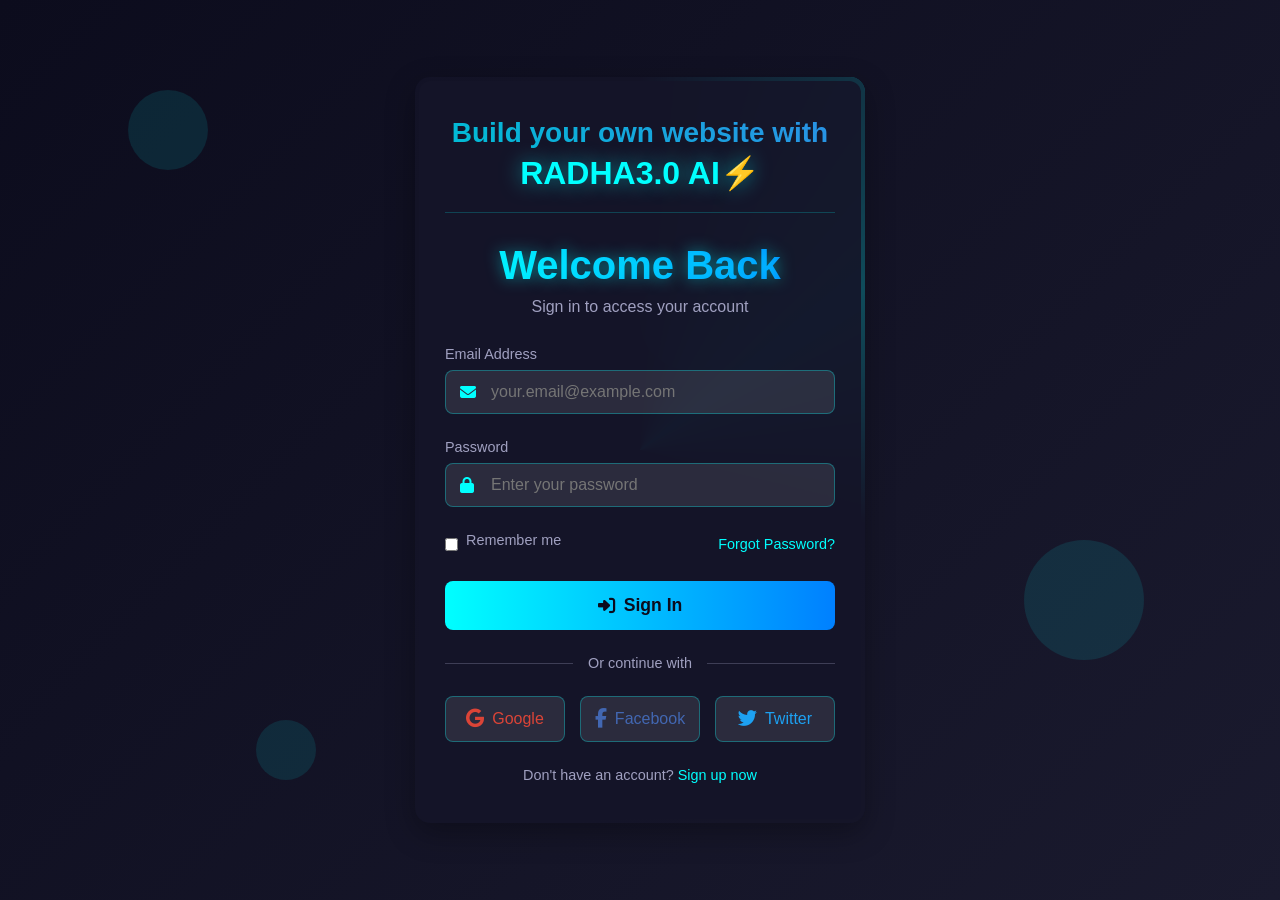
<file: index.html>
<!DOCTYPE html>
<html lang="en">
<head>
    <meta charset="UTF-8">
    <meta name="viewport" content="width=device-width, initial-scale=1.0">
    <title>Login | High-Tech Glowing Design</title>
    <link rel="stylesheet" href="https://cdnjs.cloudflare.com/ajax/libs/font-awesome/6.4.0/css/all.min.css">
    <style>
        * {
            margin: 0;
            padding: 0;
            box-sizing: border-box;
            font-family: 'Segoe UI', Tahoma, Geneva, Verdana, sans-serif;
        }

        body {
            background: linear-gradient(135deg, #0c0c1d, #1a1a2e);
            color: #fff;
            min-height: 100vh;
            display: flex;
            justify-content: center;
            align-items: center;
            padding: 20px;
            overflow-x: hidden;
        }

        .container {
            width: 100%;
            max-width: 450px;
            position: relative;
            z-index: 1;
        }

        .login-card {
            background: rgba(20, 20, 40, 0.7);
            border-radius: 15px;
            padding: 40px 30px;
            position: relative;
            overflow: hidden;
            box-shadow: 0 10px 30px rgba(0, 0, 0, 0.3);
        }

        .login-card::before {
            content: '';
            position: absolute;
            top: -50%;
            left: -50%;
            width: 200%;
            height: 200%;
            background: conic-gradient(
                transparent, 
                rgba(0, 255, 255, 0.8), 
                transparent 30%
            );
            animation: rotate 6s linear infinite;
            z-index: -1;
        }

        .login-card::after {
            content: '';
            position: absolute;
            inset: 4px;
            background: rgba(20, 20, 40, 0.9);
            border-radius: 12px;
            z-index: -1;
        }

        @keyframes rotate {
            0% { transform: rotate(0deg); }
            100% { transform: rotate(360deg); }
        }

        .login-card:hover::before {
            animation-duration: 3s;
        }

        .header {
            text-align: center;
            margin-bottom: 30px;
        }

        .header h1 {
            font-size: 2.5rem;
            background: linear-gradient(90deg, #00ffff, #0080ff);
            -webkit-background-clip: text;
            background-clip: text;
            color: transparent;
            margin-bottom: 10px;
            text-shadow: 0 0 15px rgba(0, 255, 255, 0.5);
        }

        .header p {
            font-size: 1rem;
            color: #a0a0c0;
        }

        .form-group {
            margin-bottom: 25px;
            position: relative;
        }

        label {
            display: block;
            margin-bottom: 8px;
            color: #a0a0c0;
            font-size: 0.9rem;
        }

        .input-with-icon {
            position: relative;
        }

        .input-with-icon i {
            position: absolute;
            left: 15px;
            top: 50%;
            transform: translateY(-50%);
            color: #00ffff;
            z-index: 2;
        }

        input {
            width: 100%;
            padding: 12px 15px 12px 45px;
            background: rgba(255, 255, 255, 0.1);
            border: 1px solid rgba(0, 255, 255, 0.3);
            border-radius: 8px;
            color: white;
            font-size: 1rem;
            transition: all 0.3s ease;
        }

        input:focus {
            outline: none;
            border-color: #00ffff;
            box-shadow: 0 0 10px rgba(0, 255, 255, 0.5);
        }

        .options {
            display: flex;
            justify-content: space-between;
            align-items: center;
            margin-bottom: 25px;
            font-size: 0.9rem;
        }

        .remember {
            display: flex;
            align-items: center;
        }

        .remember input {
            width: auto;
            margin-right: 8px;
        }

        .forgot-password {
            color: #00ffff;
            text-decoration: none;
            transition: all 0.3s ease;
        }

        .forgot-password:hover {
            text-decoration: underline;
            text-shadow: 0 0 10px rgba(0, 255, 255, 0.7);
        }

        .btn {
            width: 100%;
            background: linear-gradient(90deg, #00ffff, #0080ff);
            color: #0c0c1d;
            border: none;
            padding: 14px;
            font-size: 1.1rem;
            font-weight: 600;
            border-radius: 8px;
            cursor: pointer;
            transition: all 0.3s ease;
            display: flex;
            align-items: center;
            justify-content: center;
            margin-bottom: 20px;
        }

        .btn:hover {
            transform: translateY(-3px);
            box-shadow: 0 5px 15px rgba(0, 255, 255, 0.4);
        }

        .btn i {
            margin-right: 8px;
        }

        .divider {
            display: flex;
            align-items: center;
            margin: 25px 0;
            color: #a0a0c0;
        }

        .divider::before, .divider::after {
            content: '';
            flex: 1;
            height: 1px;
            background: rgba(160, 160, 192, 0.3);
        }

        .divider span {
            padding: 0 15px;
            font-size: 0.9rem;
        }

        .social-login {
            display: flex;
            gap: 15px;
            margin-bottom: 25px;
        }

        .social-btn {
            flex: 1;
            display: flex;
            align-items: center;
            justify-content: center;
            padding: 12px;
            background: rgba(255, 255, 255, 0.1);
            border: 1px solid rgba(0, 255, 255, 0.3);
            border-radius: 8px;
            color: white;
            font-size: 1rem;
            cursor: pointer;
            transition: all 0.3s ease;
        }

        .social-btn:hover {
            background: rgba(0, 255, 255, 0.1);
            transform: translateY(-2px);
        }

        .social-btn i {
            margin-right: 8px;
            font-size: 1.2rem;
        }

        .google { color: #DB4437; }
        .facebook { color: #4267B2; }
        .twitter { color: #1DA1F2; }

        .signup-link {
            text-align: center;
            font-size: 0.9rem;
            color: #a0a0c0;
        }

        .signup-link a {
            color: #00ffff;
            text-decoration: none;
            transition: all 0.3s ease;
        }

        .signup-link a:hover {
            text-decoration: underline;
            text-shadow: 0 0 10px rgba(0, 255, 255, 0.7);
        }

        .floating-elements {
            position: absolute;
            top: 0;
            left: 0;
            width: 100%;
            height: 100%;
            z-index: 0;
            overflow: hidden;
        }

        .floating-element {
            position: absolute;
            background: rgba(0, 255, 255, 0.1);
            border-radius: 50%;
            animation: float 15s infinite linear;
        }

        @keyframes float {
            0% { transform: translateY(0) translateX(0) rotate(0deg); }
            100% { transform: translateY(-1000px) translateX(500px) rotate(720deg); }
        }

        /* Responsive adjustments */
        @media (max-width: 500px) {
            .container {
                padding: 0 15px;
            }
            
            .login-card {
                padding: 30px 20px;
            }
            
            .options {
                flex-direction: column;
                align-items: flex-start;
                gap: 10px;
            }
            
            .social-login {
                flex-direction: column;
            }
        }
    </style>
</head>
<body>
    <div class="floating-elements">
        <!-- Floating background elements -->
        <div class="floating-element" style="width: 80px; height: 80px; top: 10%; left: 10%; animation-delay: 0s;"></div>
        <div class="floating-element" style="width: 120px; height: 120px; top: 60%; left: 80%; animation-delay: -5s;"></div>
        <div class="floating-element" style="width: 60px; height: 60px; top: 80%; left: 20%; animation-delay: -10s;"></div>
        <div class="floating-element" style="width: 100px; height: 100px; top: 30%; left: 50%; animation-delay: -7s;"></div>
    </div>
    
    <div class="container">
        <div class="login-card">
            <div class="brand-header" style="text-align: center; margin-bottom: 30px; padding-bottom: 20px; border-bottom: 1px solid rgba(0, 255, 255, 0.2);">
                <h1 style="font-size: 28px; margin: 0; background: linear-gradient(45deg, #00bcd4, #2a91e5); -webkit-background-clip: text; -webkit-text-fill-color: transparent; background-clip: text;">
                    Build your own website with
                </h1>
                <h1 style="font-size: 32px; margin: 5px 0 0 0; color: #00ffff; text-shadow: 0 0 20px rgba(0, 255, 255, 0.5);">
                    RADHA3.0 AI⚡
                </h1>
            </div>
            <div class="header">
                <h1>Welcome Back</h1>
                <p>Sign in to access your account</p>
            </div>
            
            <form id="loginForm">
                <div class="form-group">
                    <label for="email">Email Address</label>
                    <div class="input-with-icon">
                        <i class="fas fa-envelope"></i>
                        <input type="email" id="email" placeholder="your.email@example.com" required>
                    </div>
                </div>
                
                <div class="form-group">
                    <label for="password">Password</label>
                    <div class="input-with-icon">
                        <i class="fas fa-lock"></i>
                        <input type="password" id="password" placeholder="Enter your password" required>
                    </div>
                </div>
                
                <div class="options">
                    <div class="remember">
                        <input type="checkbox" id="remember">
                        <label for="remember">Remember me</label>
                    </div>
                    <a href="#" class="forgot-password">Forgot Password?</a>
                </div>
                
                <button type="submit" class="btn"><i class="fas fa-sign-in-alt"></i> Sign In</button>
            </form>
            
            <div class="divider">
                <span>Or continue with</span>
            </div>
            
            <div class="social-login">
                <button class="social-btn google">
                    <i class="fab fa-google"></i> Google
                </button>
                <button class="social-btn facebook">
                    <i class="fab fa-facebook-f"></i> Facebook
                </button>
                <button class="social-btn twitter">
                    <i class="fab fa-twitter"></i> Twitter
                </button>
            </div>
            
            <div class="signup-link">
                Don't have an account? <a href="#">Sign up now</a>
            </div>
        </div>
    </div>

    <script>
        document.addEventListener('DOMContentLoaded', function() {
            const loginForm = document.getElementById('loginForm');
            const submitBtn = loginForm.querySelector('.btn');
            
            // Add focus effects to inputs
            const inputs = document.querySelectorAll('input');
            inputs.forEach(input => {
                input.addEventListener('focus', function() {
                    this.parentElement.parentElement.style.transform = 'scale(1.02)';
                });
                
                input.addEventListener('blur', function() {
                    this.parentElement.parentElement.style.transform = 'scale(1)';
                });
            });
            
            // Form submission handling
            loginForm.addEventListener('submit', function(e) {
                e.preventDefault();
                
                // Get form values
                const email = document.getElementById('email').value;
                const password = document.getElementById('password').value;
                const remember = document.getElementById('remember').checked;
                
                // Simple validation
                if (!email || !password) {
                    showMessage('Please fill in all fields', 'error');
                    return;
                }
                
                // Show loading state
                submitBtn.innerHTML = '<i class="fas fa-spinner fa-spin"></i> Signing In...';
                submitBtn.disabled = true;
                
                // Simulate API call
                setTimeout(() => {
                    // Reset button
                    submitBtn.innerHTML = '<i class="fas fa-sign-in-alt"></i> Sign In';
                    submitBtn.disabled = false;
                    
                    // Set login status in localStorage
                    localStorage.setItem('radha_logged_in', 'true');
                    localStorage.setItem('radha_user_email', email);
                    
                    // Show success message
                    showMessage('Login successful! Redirecting to Radha3.0...', 'success');
                    
                    // Redirect to home page
                    setTimeout(() => {
                        window.location.href = 'html/home.html';
                    }, 1500);
                }, 2000);
            });
            
            // Social login buttons
            const socialButtons = document.querySelectorAll('.social-btn');
            socialButtons.forEach(button => {
                button.addEventListener('click', function() {
                    const platform = this.classList.contains('google') ? 'Google' : 
                                   this.classList.contains('facebook') ? 'Facebook' : 'Twitter';
                                   
                    const originalText = this.innerHTML;
                    this.innerHTML = '<i class="fas fa-spinner fa-spin"></i> Connecting...';
                    this.disabled = true;
                    
                    setTimeout(() => {
                        this.innerHTML = originalText;
                        this.disabled = false;
                        
                        // Set login status in localStorage
                        localStorage.setItem('radha_logged_in', 'true');
                        localStorage.setItem('radha_user_email', `user@${platform.toLowerCase()}.com`);
                        
                        showMessage(`Connected with ${platform} successfully! Redirecting to Radha3.0...`, 'success');
                        
                        // Redirect to home page
                        setTimeout(() => {
                            window.location.href = 'html/home.html';
                        }, 1500);
                    }, 1500);
                });
            });
            
            // Forgot password link
            document.querySelector('.forgot-password').addEventListener('click', function(e) {
                e.preventDefault();
                showMessage('Password reset link sent to your email!', 'success');
            });
            
            // Function to show messages
            function showMessage(message, type) {
                // Remove existing message if any
                const existingMessage = document.querySelector('.message');
                if (existingMessage) {
                    existingMessage.remove();
                }
                
                // Create message element
                const messageEl = document.createElement('div');
                messageEl.className = `message ${type}`;
                messageEl.textContent = message;
                messageEl.style.cssText = `
                    position: fixed;
                    top: 20px;
                    right: 20px;
                    padding: 15px 20px;
                    border-radius: 8px;
                    color: white;
                    font-weight: 600;
                    z-index: 1000;
                    animation: slideIn 0.3s ease;
                    background: ${type === 'success' ? 'rgba(0, 255, 150, 0.9)' : 'rgba(255, 50, 50, 0.9)'};
                    box-shadow: 0 5px 15px rgba(0, 0, 0, 0.3);
                `;
                
                document.body.appendChild(messageEl);
                
                // Remove message after 3 seconds
                setTimeout(() => {
                    messageEl.style.animation = 'slideOut 0.3s ease';
                    setTimeout(() => {
                        if (messageEl.parentNode) {
                            messageEl.parentNode.removeChild(messageEl);
                        }
                    }, 300);
                }, 3000);
            }
            
            // Add CSS for message animations
            const style = document.createElement('style');
            style.textContent = `
                @keyframes slideIn {
                    from { transform: translateX(100%); opacity: 0; }
                    to { transform: translateX(0); opacity: 1; }
                }
                
                @keyframes slideOut {
                    from { transform: translateX(0); opacity: 1; }
                    to { transform: translateX(100%); opacity: 0; }
                }
            `;
            document.head.appendChild(style);
        });
    </script>
</body>
</html>
</file>
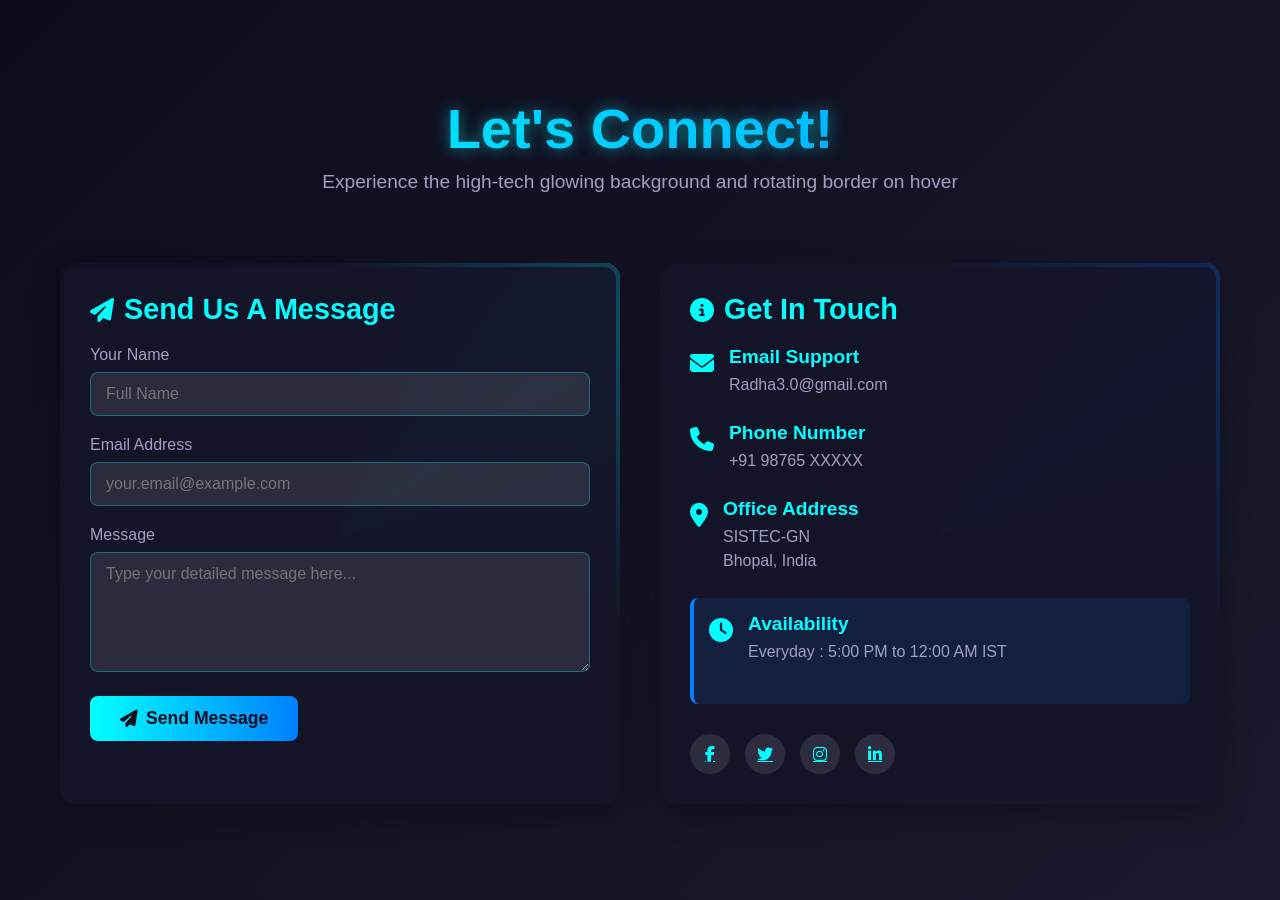
<file: html/contact.html>
<!DOCTYPE html>
<html lang="en">
<head>
    <meta charset="UTF-8">
    <meta name="viewport" content="width=device-width, initial-scale=1.0">
    <title>Contact Us | High-Tech Glowing Design</title>
    <link rel="stylesheet" href="https://cdnjs.cloudflare.com/ajax/libs/font-awesome/6.4.0/css/all.min.css">
    <style>
        * {
            margin: 0;
            padding: 0;
            box-sizing: border-box;
            font-family: 'Segoe UI', Tahoma, Geneva, Verdana, sans-serif;
        }

        body {
            background: linear-gradient(135deg, #0c0c1d, #1a1a2e);
            color: #fff;
            min-height: 100vh;
            display: flex;
            justify-content: center;
            align-items: center;
            padding: 20px;
        }

        .container {
            width: 100%;
            max-width: 1200px;
            display: grid;
            grid-template-columns: 1fr 1fr;
            gap: 40px;
            padding: 20px;
        }

        @media (max-width: 900px) {
            .container {
                grid-template-columns: 1fr;
            }
        }

        .header {
            grid-column: 1 / -1;
            text-align: center;
            margin-bottom: 30px;
        }

        .header h1 {
            font-size: 3.5rem;
            background: linear-gradient(90deg, #00ffff, #0080ff);
            -webkit-background-clip: text;
            background-clip: text;
            color: transparent;
            margin-bottom: 10px;
            text-shadow: 0 0 15px rgba(0, 255, 255, 0.5);
        }

        .header p {
            font-size: 1.2rem;
            color: #a0a0c0;
        }

        .contact-form, .contact-info {
            background: rgba(20, 20, 40, 0.7);
            border-radius: 15px;
            padding: 30px;
            position: relative;
            overflow: hidden;
            box-shadow: 0 10px 30px rgba(0, 0, 0, 0.3);
        }

        .contact-form::before, .contact-info::before {
            content: '';
            position: absolute;
            top: -50%;
            left: -50%;
            width: 200%;
            height: 200%;
            background: conic-gradient(
                transparent, 
                rgba(0, 255, 255, 0.8), 
                transparent 30%
            );
            animation: rotate 6s linear infinite;
            z-index: -1;
        }

        .contact-info::before {
            background: conic-gradient(
                transparent, 
                rgba(0, 128, 255, 0.8), 
                transparent 30%
            );
        }

        .contact-form::after, .contact-info::after {
            content: '';
            position: absolute;
            inset: 4px;
            background: rgba(20, 20, 40, 0.9);
            border-radius: 12px;
            z-index: -1;
        }

        @keyframes rotate {
            0% { transform: rotate(0deg); }
            100% { transform: rotate(360deg); }
        }

        .contact-form:hover::before, .contact-info:hover::before {
            animation-duration: 3s;
        }

        h2 {
            font-size: 1.8rem;
            margin-bottom: 20px;
            color: #00ffff;
            display: flex;
            align-items: center;
        }

        h2 i {
            margin-right: 10px;
            font-size: 1.5rem;
        }

        .form-group {
            margin-bottom: 20px;
        }

        label {
            display: block;
            margin-bottom: 8px;
            color: #a0a0c0;
        }

        input, textarea {
            width: 100%;
            padding: 12px 15px;
            background: rgba(255, 255, 255, 0.1);
            border: 1px solid rgba(0, 255, 255, 0.3);
            border-radius: 8px;
            color: white;
            font-size: 1rem;
            transition: all 0.3s ease;
        }

        input:focus, textarea:focus {
            outline: none;
            border-color: #00ffff;
            box-shadow: 0 0 10px rgba(0, 255, 255, 0.5);
        }

        textarea {
            min-height: 120px;
            resize: vertical;
        }

        .btn {
            background: linear-gradient(90deg, #00ffff, #0080ff);
            color: #0c0c1d;
            border: none;
            padding: 12px 30px;
            font-size: 1.1rem;
            font-weight: 600;
            border-radius: 8px;
            cursor: pointer;
            transition: all 0.3s ease;
            display: inline-flex;
            align-items: center;
            justify-content: center;
        }

        .btn:hover {
            transform: translateY(-3px);
            box-shadow: 0 5px 15px rgba(0, 255, 255, 0.4);
        }

        .btn i {
            margin-right: 8px;
        }

        .info-item {
            margin-bottom: 25px;
            display: flex;
            align-items: flex-start;
        }

        .info-item i {
            font-size: 1.5rem;
            color: #00ffff;
            margin-right: 15px;
            margin-top: 5px;
        }

        .info-content h3 {
            font-size: 1.2rem;
            margin-bottom: 5px;
            color: #00ffff;
        }

        .info-content p {
            color: #a0a0c0;
            line-height: 1.5;
        }

        .availability {
            background: rgba(0, 128, 255, 0.1);
            padding: 15px;
            border-radius: 8px;
            margin-top: 20px;
            border-left: 4px solid #0080ff;
        }

        .social-links {
            display: flex;
            gap: 15px;
            margin-top: 30px;
        }

        .social-links a {
            display: flex;
            align-items: center;
            justify-content: center;
            width: 40px;
            height: 40px;
            background: rgba(255, 255, 255, 0.1);
            border-radius: 50%;
            color: #00ffff;
            transition: all 0.3s ease;
        }

        .social-links a:hover {
            background: #00ffff;
            color: #0c0c1d;
            transform: translateY(-3px);
        }
    </style>
</head>
<body>
    <div class="container">
        <div class="header">
            <h1>Let's Connect!</h1>
            <p>Experience the high-tech glowing background and rotating border on hover</p>
        </div>
        
        <div class="contact-form">
            <h2><i class="fas fa-paper-plane"></i> Send Us A Message</h2>
            <form>
                <div class="form-group">
                    <label for="name">Your Name</label>
                    <input type="text" id="name" placeholder="Full Name">
                </div>
                
                <div class="form-group">
                    <label for="email">Email Address</label>
                    <input type="email" id="email" placeholder="your.email@example.com">
                </div>
                
                <div class="form-group">
                    <label for="message">Message</label>
                    <textarea id="message" placeholder="Type your detailed message here..."></textarea>
                </div>
                
                <button type="submit" class="btn"><i class="fas fa-paper-plane"></i> Send Message</button>
            </form>
        </div>
        
        <div class="contact-info">
            <h2><i class="fas fa-info-circle"></i> Get In Touch</h2>
            
            <div class="info-item">
                <i class="fas fa-envelope"></i>
                <div class="info-content">
                    <h3>Email Support</h3>
                    <p>Radha3.0@gmail.com</p>
                </div>
            </div>
            
            <div class="info-item">
                <i class="fas fa-phone"></i>
                <div class="info-content">
                    <h3>Phone Number</h3>
                    <p>+91 98765 XXXXX</p>
                </div>
            </div>
            
            <div class="info-item">
                <i class="fas fa-map-marker-alt"></i>
                <div class="info-content">
                    <h3>Office Address</h3>
                    <p>SISTEC-GN<br>Bhopal, India</p>
                </div>
            </div>
            
            <div class="availability">
                <div class="info-item">
                    <i class="fas fa-clock"></i>
                    <div class="info-content">
                        <h3>Availability</h3>
                        <p>Everyday : 5:00 PM to 12:00 AM IST</p>
                    </div>
                </div>
            </div>
            
            <div class="social-links">
                <a href="#"><i class="fab fa-facebook-f"></i></a>
                <a href="#"><i class="fab fa-twitter"></i></a>
                <a href="#"><i class="fab fa-instagram"></i></a>
                <a href="#"><i class="fab fa-linkedin-in"></i></a>
            </div>
        </div>
    </div>

    <script>
        // Add interactive effects
        document.addEventListener('DOMContentLoaded', function() {
            const formInputs = document.querySelectorAll('input, textarea');
            
            formInputs.forEach(input => {
                input.addEventListener('focus', function() {
                    this.parentElement.style.transform = 'scale(1.02)';
                });
                
                input.addEventListener('blur', function() {
                    this.parentElement.style.transform = 'scale(1)';
                });
            });
            
            // Add button click effect
            const sendButton = document.querySelector('.btn');
            sendButton.addEventListener('click', function(e) {
                e.preventDefault();
                this.innerHTML = '<i class="fas fa-check"></i> Message Sent!';
                this.style.background = 'linear-gradient(90deg, #00ff88, #00cc66)';
                
                setTimeout(() => {
                    this.innerHTML = '<i class="fas fa-paper-plane"></i> Send Message';
                    this.style.background = 'linear-gradient(90deg, #00ffff, #0080ff)';
                }, 3000);
            });
        });
    </script>
</body>
</html>
</file>
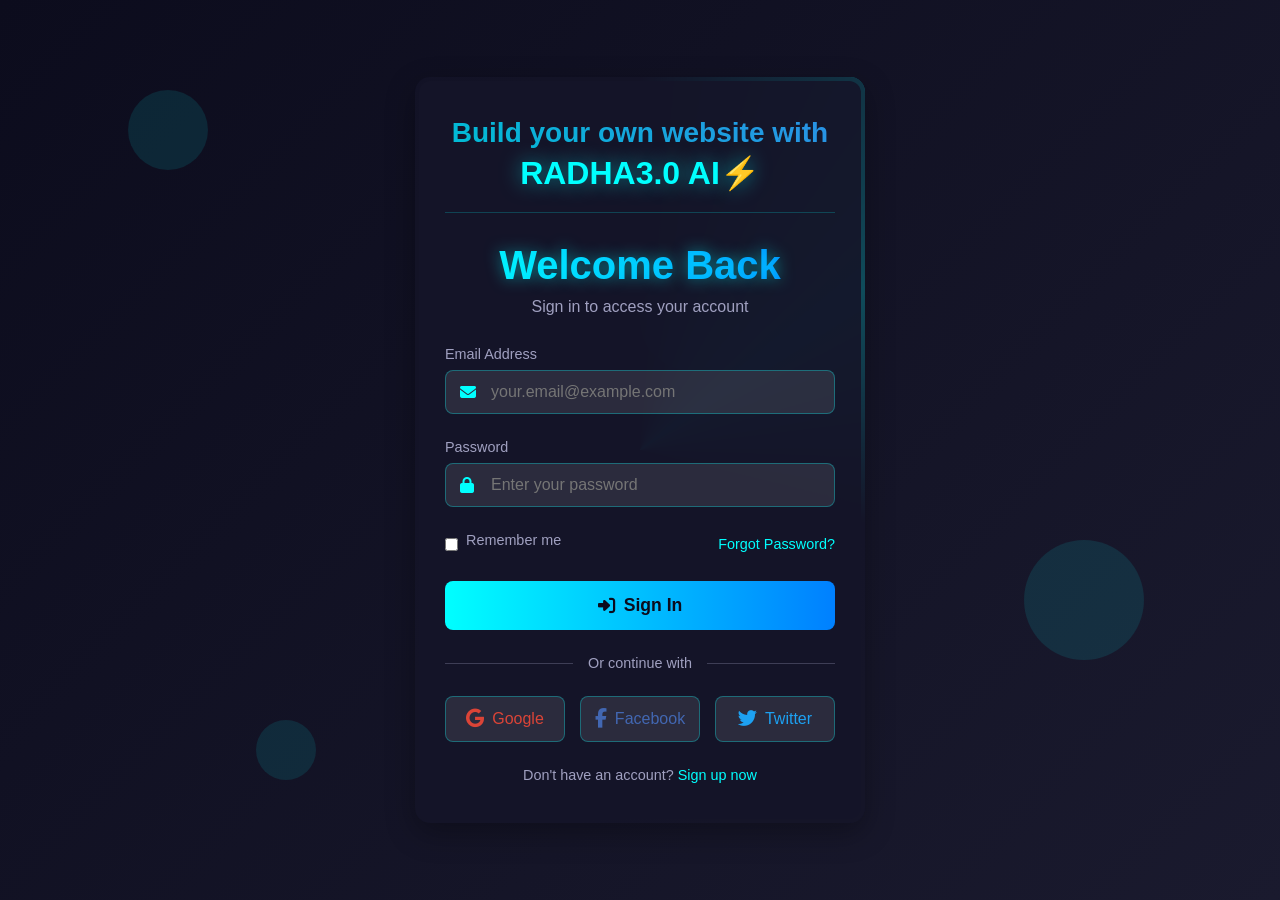
<file: html/home.html>
<!DOCTYPE html>
<html lang="en">
<head>
    <meta charset="UTF-8">
    <meta name="viewport" content="width=device-width, initial-scale=1.0">
    <title>Radha3.0 - Professional Edition</title>
    <link rel="stylesheet" href="../css/styles.css">
    <link href="https://fonts.googleapis.com/css2?family=Inter:wght@400;600;700&display=swap" rel="stylesheet">
</head>
<body>

    <header class="navbar">
        <a href="#" class="navbar-logo" onclick="navigate('home-screen')">
            <svg id="hydra-logo" viewBox="0 0 100 100" fill="none" xmlns="http://www.w3.org/2000/svg">
                <defs>
                    <linearGradient id="hydra-linear-gradient" x1="0" y1="0" x2="100" y2="100" gradientUnits="userSpaceOnUse">
                        <stop offset="0%" stop-color="#00bcd4"/>
                        <stop offset="100%" stop-color="#2a91e5"/>
                    </linearGradient>
                </defs>
                <path class="hydra-shield-fill" d="M50 0 L10 20 L10 80 L50 100 L90 80 L90 20 Z"/>
                <path class="hydra-circuit-line" d="M15 25 L35 25 M65 25 L85 25 M15 75 L35 75 M65 75 L85 75"/>
                <circle class="hydra-circuit-line" cx="25" cy="25" r="3"/>
                <circle class="hydra-circuit-line" cx="75" cy="25" r="3"/>
                <circle class="hydra-circuit-line" cx="25" cy="75" r="3"/>
                <circle class="hydra-circuit-line" cx="75" cy="75" r="3"/>
                <path class="hydra-accent-glow" d="M50 30 C40 30 35 45 35 55 C35 70 50 80 50 80 C50 80 65 70 65 55 C65 45 60 30 50 30 Z"/>
                <text x="41" y="60" class="hydra-text">R</text>
            </svg>
            <span class="logo-text">RADHA3.0</span>
        </a>
        <nav class="navbar-links">
            <button class="nav-button" data-screen="home-screen"><a href="">Home</a></button>
            
            
            
            
            <!--<button class="nav-button" data-screen="lessons-screen"><a href="">Learn</a></button> -->
            <!-- <button class="nav-button" ><a href=".html">Learn</a></button> -->
            <button class="nav-button" ><a href="contact.html">Contact Us</a></button>
            
            <button class="nav-button" ><a href="jsquiz.html">JS Quiz </a></button>
            <button class="nav-button" ><a href="pyquiz.html">PY Quiz </a></button>
            
            <button class="nav-button" ><a href="IDE.html">IDE</a></button>
            
            <button class="nav-button" id="auth-button"><a href="../index.html">Login</a></button>
               </nav>
        <label class="toggle-switch">
            <input type="checkbox" id="theme-toggle">
            <span class="slider"></span>
        </label>
    </header>

    <main id="home-screen" class="screen">
        <section class="hero-section">
            <div id="welcome-message" style="margin-bottom: 20px; padding: 10px; background: rgba(0, 188, 212, 0.1); border-radius: 8px; border-left: 4px solid #00bcd4; display: none;">
                <p style="margin: 0; color: #00bcd4;">Welcome back, <span id="user-name"></span>! 🚀</p>
            </div>
            <h1>Build your own website with </h1>
            <b><h1><p id="H">RADHA3.0 AI⚡</p></h1></b>
            <p>The fastest way to go from idea to deployed app. Use our powerful IDE or simply describe your vision, and we'll generate the initial code for you.</p>

            <!-- <button class="btn-primary" data-screen="editor-screen">Get Started</button> -->

            <div class="generator-area" style="left: auto;">
                <p class="generator-header">✨ Describe your website idea below:</p>
                <textarea id="prompt-input" placeholder="e.g... A dark-themed UX portfolio with smooth scrolling and interactive image effects.."></textarea>
                <button class="btn-secondary" id="generate-btn">Generate Website</button>
                
                <pre id="prompt-output" class="generator-output"></pre>
            </div>
        </section>
    </main>

    <div id="editor-screen" class="screen">
        <aside class="editor-sidebar">
            <h3>Project Files</h3>
            <p class="file-active">main.html</p>
            <p>style.css</p>
            <p>script.js</p>
        </aside>

        <section class="editor-main">
            <textarea id="code-editor-area" placeholder="// Start coding your project here...">
// Welcome to the Hydra Editor!
// This UI is perfect for your Hackathon project.
// The white light hover animation on buttons looks great!

function hackathonWin() {
    console.log("Good luck with your presentation!");
}
hackathonWin();
            </textarea>
        </section>

        <aside class="editor-output">
            <h3>Console Output</h3>
            <pre class="console-text">
> Running Project...
Good luck with your presentation!
</pre>
        </aside>
    </div>

    <div id="lessons-screen" class="screen">
        <h2>Start Your Coding Journey with Radha3.0 🧠</h2>

        <div  class="language-grid">
            <article class="language-card">
                <h3>Python Fundamentals</h3>
                <div class="quiz-section">
                    <div class="channel-link-container">
                        <p>💡Learn | Quiz | Build</p>
                        <iframe width="400" height="300"
                                  src="https://www.youtube.com/embed/t2_Q2BRzeEE?list=PLGjplNEQ1it8-0CmoljS5yeV-GlKSUEt0"
                                  title="YouTube video player" frameborder="0"
                                 allow="accelerometer; autoplay; clipboard-write; encrypted-media; gyroscope; picture-in-picture; web-share"
                                  allowfullscreen>
                        </iframe>
                        <br>
                        <a href="https://www.youtube.com/embed/t2_Q2BRzeEE?list=PLGjplNEQ1it8-0CmoljS5yeV-GlKSUEt0" target="_blank">Python Course !</a>
                    </div>
                    <button class="btn-primary quiz-button" onclick="window.location.href='pyquiz.html'">Start Quiz</button>
                </div>
            </article>

            <article class="language-card">
                <h3>JavaScript Essentials</h3>

                <div class="quiz-section">
                    <div class="channel-link-container">
                        <p>💡Learn | Quiz | Build</p>
                        <iframe width="400" height="315"
                                  src="https://www.youtube.com/embed/ajdRvxDWH4w?list=PLGjplNEQ1it_oTvuLRNqXfz_v_0pq6unW"
                                  title="YouTube video player" frameborder="0"
                                 allow="accelerometer; autoplay; clipboard-write; encrypted-media; gyroscope; picture-in-picture; web-share"
                                  allowfullscreen>
                        </iframe>
                        <br>
                        <a href="https://www.youtube.com/embed/ajdRvxDWH4w?list=PLGjplNEQ1it_oTvuLRNqXfz_v_0pq6unW" target="_blank">JavaScript course !</a>
                    </div>
                    <button class="btn-primary quiz-button" onclick="window.location.href='jsquiz.html'">Start Quiz</button>
                </div>
            </article>
            
            </div>
    </div>
    <footer style="text-align: center;"> © 2025 @radha3.0. All rights reserved. </footer>

    <script src="../js/script.js"></script>
</body>
</html>
</file>
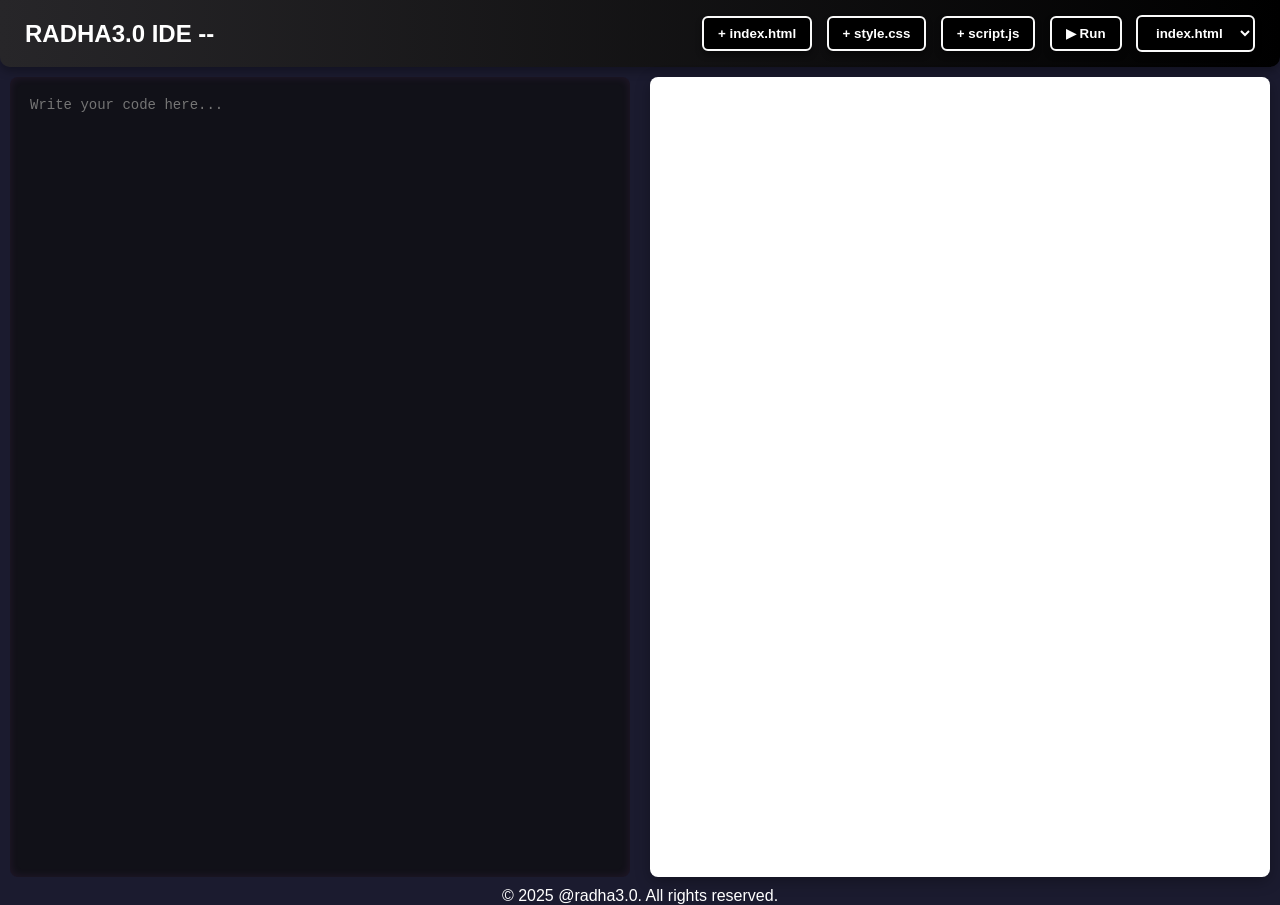
<file: html/IDE.html>
<!DOCTYPE html>
<html lang="en">
<head>
<meta charset="UTF-8">
<meta name="viewport" content="width=device-width, initial-scale=1.0">
<title>Modern Code Editor</title>
<link rel="stylesheet" href="../css/ide.css">
</head>
<body>

<header>
  <h1>RADHA3.0 IDE --</h1>
  <div class="controls">
    <button id="newHtml">+ index.html</button>
    <button id="newCss">+ style.css</button>
    <button id="newJs">+ script.js</button>
    <button id="runBtn">▶ Run</button>
    <select id="fileSwitcher"></select>
  </div>
</header>

<main>
  <section class="editor">
    <textarea id="code" placeholder="Write your code here..."></textarea>
  </section>
  <section class="output">
    <iframe id="preview"></iframe>
  </section>
</main>

<script src="../js/ide.js"></script>

    <footer style="text-align: center;"> © 2025 @radha3.0. All rights reserved. </footer>
</body>
</html>
</file>
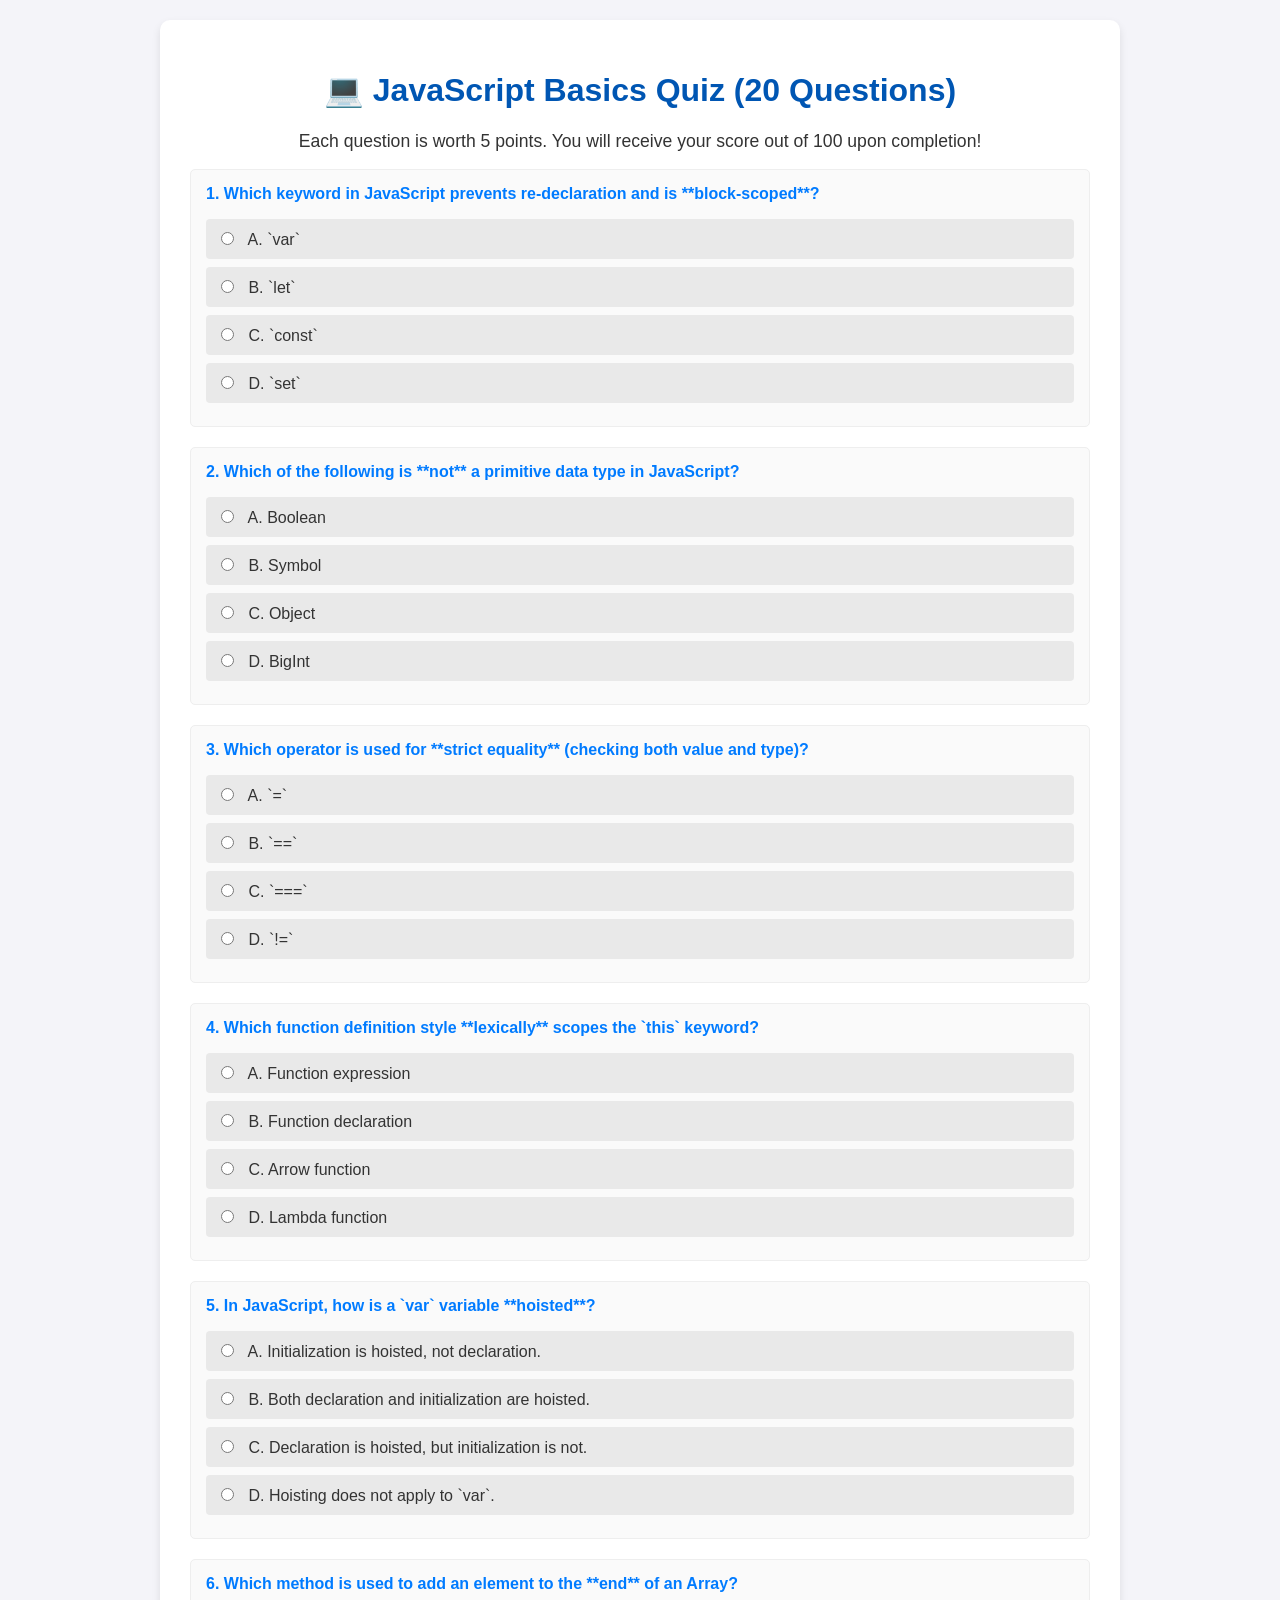
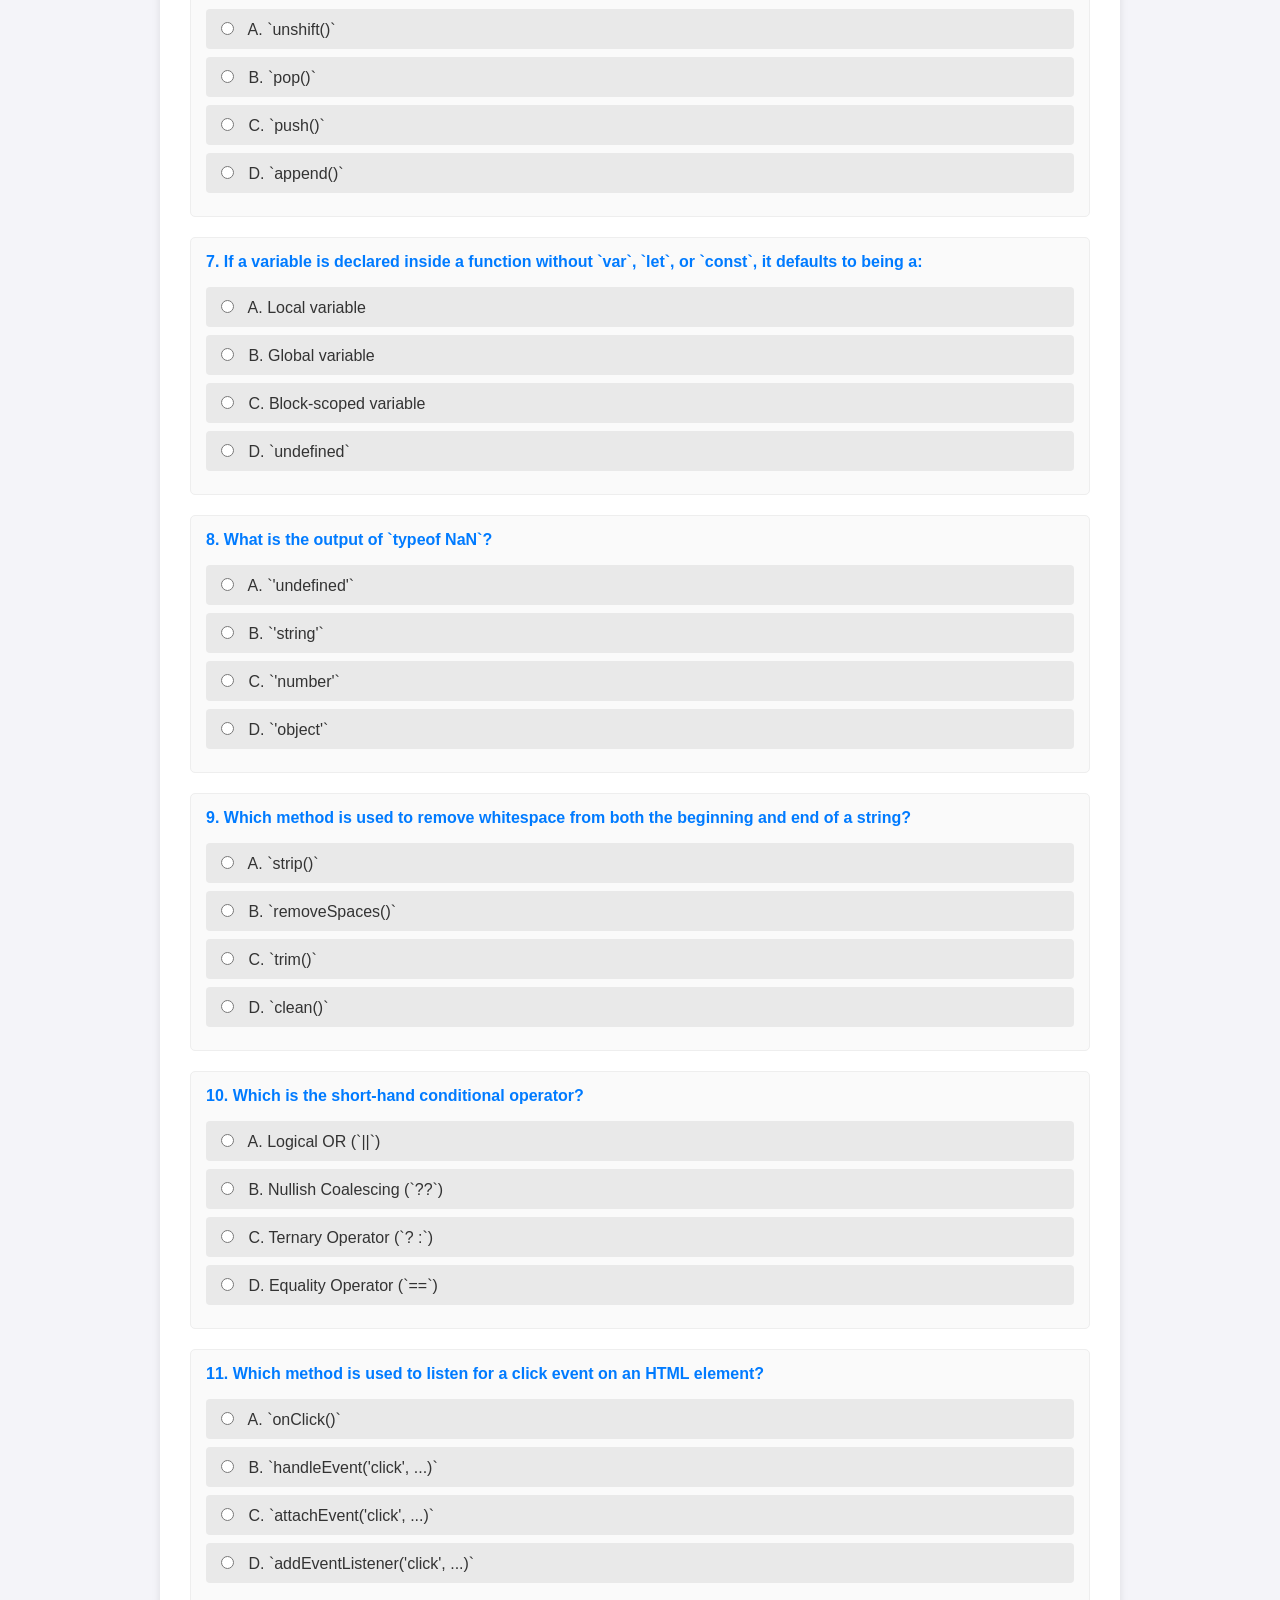
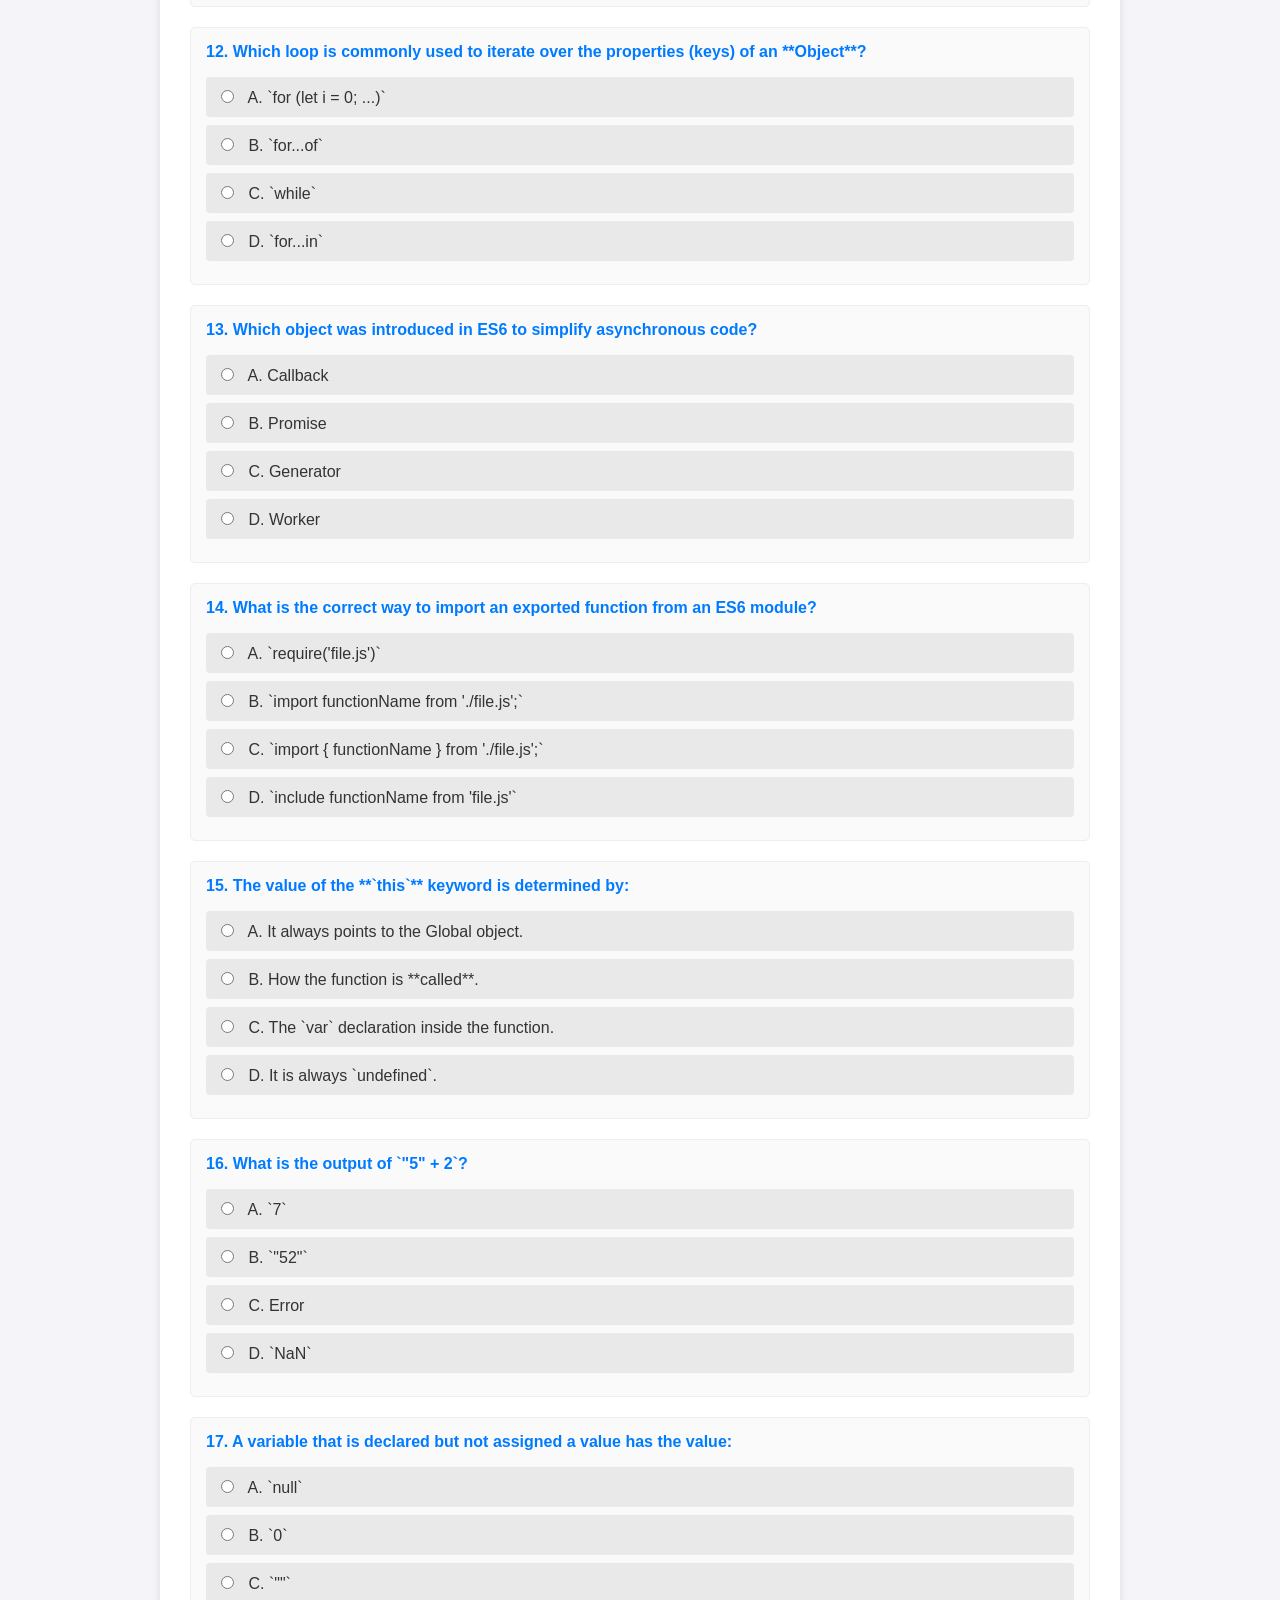
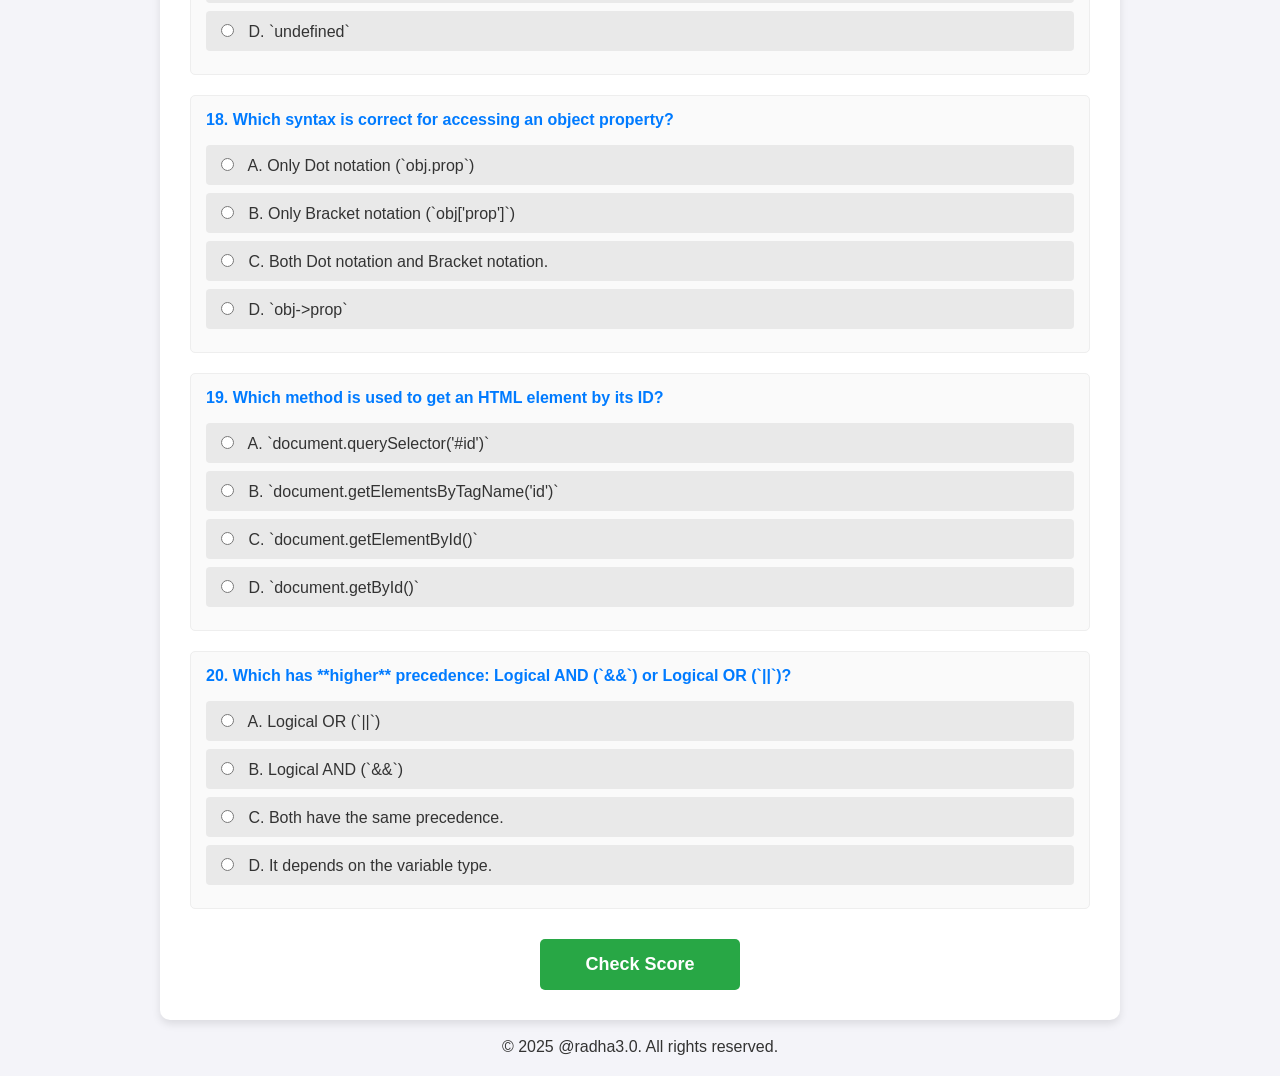
<file: html/jsquiz.html>
<!DOCTYPE html>
<html lang="en">
<head>
    <meta charset="UTF-8">
    <meta name="viewport" content="width=device-width, initial-scale=1.0">
    <title>JavaScript Basics Quiz</title>
    <style>
        body {
            font-family: Arial, sans-serif;
            background-color: #f4f4f9;
            color: #333;
            margin: 0;
            padding: 20px;
        }
        .container {
            max-width: 900px;
            margin: auto;
            background: #fff;
            padding: 30px;
            border-radius: 10px;
            box-shadow: 0 4px 8px rgba(0, 0, 0, 0.1);
        }
        h1 {
            color: #0056b3;
            text-align: center;
        }
        h2 {
            color: #333;
            border-bottom: 1px solid #eee;
            padding-bottom: 10px;
            margin-top: 30px;
        }
        .question {
            margin-bottom: 20px;
            padding: 15px;
            border: 1px solid #eee;
            border-radius: 5px;
            background-color: #fafafa;
        }
        .question p {
            font-weight: bold;
            margin-top: 0;
            color: #007bff;
        }
        .options label {
            display: block;
            margin-bottom: 8px;
            padding: 10px;
            background-color: #e9e9e9;
            border-radius: 4px;
            cursor: pointer;
            transition: background-color 0.2s ease;
        }
        .options label:hover {
            background-color: #dcdcdc;
        }
        .options input[type="radio"] {
            margin-right: 10px;
        }
        .submit-btn {
            display: block;
            width: 200px;
            margin: 30px auto 0;
            padding: 15px;
            background-color: #28a745;
            color: #fff;
            border: none;
            border-radius: 5px;
            font-size: 18px;
            font-weight: bold;
            cursor: pointer;
            transition: background-color 0.3s ease;
        }
        .submit-btn:hover {
            background-color: #218838;
        }
    </style>
</head>
<body>

    <div class="container">
        <h1>💻 JavaScript Basics Quiz (20 Questions)</h1>
        <p style="text-align: center; font-size: 1.1em;">Each question is worth 5 points. You will receive your score out of 100 upon completion!</p>

        <form id="quiz-form">
            <div class="language-section">

                <div class="question">
                    <p>1. Which keyword in JavaScript prevents re-declaration and is **block-scoped**?</p>
                    <div class="options">
                        <label><input type="radio" name="js1" value="a"> A. `var`</label>
                        <label><input type="radio" name="js1" value="b"> B. `let`</label>
                        <label><input type="radio" name="js1" value="c"> C. `const`</label>
                        <label><input type="radio" name="js1" value="d"> D. `set`</label>
                    </div>
                </div>

                <div class="question">
                    <p>2. Which of the following is **not** a primitive data type in JavaScript?</p>
                    <div class="options">
                        <label><input type="radio" name="js2" value="a"> A. Boolean</label>
                        <label><input type="radio" name="js2" value="b"> B. Symbol</label>
                        <label><input type="radio" name="js2" value="c"> C. Object</label>
                        <label><input type="radio" name="js2" value="d"> D. BigInt</label>
                    </div>
                </div>

                <div class="question">
                    <p>3. Which operator is used for **strict equality** (checking both value and type)?</p>
                    <div class="options">
                        <label><input type="radio" name="js3" value="a"> A. `=`</label>
                        <label><input type="radio" name="js3" value="b"> B. `==`</label>
                        <label><input type="radio" name="js3" value="c"> C. `===`</label>
                        <label><input type="radio" name="js3" value="d"> D. `!=`</label>
                    </div>
                </div>

                <div class="question">
                    <p>4. Which function definition style **lexically** scopes the `this` keyword?</p>
                    <div class="options">
                        <label><input type="radio" name="js4" value="a"> A. Function expression</label>
                        <label><input type="radio" name="js4" value="b"> B. Function declaration</label>
                        <label><input type="radio" name="js4" value="c"> C. Arrow function</label>
                        <label><input type="radio" name="js4" value="d"> D. Lambda function</label>
                    </div>
                </div>

                <div class="question">
                    <p>5. In JavaScript, how is a `var` variable **hoisted**?</p>
                    <div class="options">
                        <label><input type="radio" name="js5" value="a"> A. Initialization is hoisted, not declaration.</label>
                        <label><input type="radio" name="js5" value="b"> B. Both declaration and initialization are hoisted.</label>
                        <label><input type="radio" name="js5" value="c"> C. Declaration is hoisted, but initialization is not.</label>
                        <label><input type="radio" name="js5" value="d"> D. Hoisting does not apply to `var`.</label>
                    </div>
                </div>

                <div class="question">
                    <p>6. Which method is used to add an element to the **end** of an Array?</p>
                    <div class="options">
                        <label><input type="radio" name="js6" value="a"> A. `unshift()`</label>
                        <label><input type="radio" name="js6" value="b"> B. `pop()`</label>
                        <label><input type="radio" name="js6" value="c"> C. `push()`</label>
                        <label><input type="radio" name="js6" value="d"> D. `append()`</label>
                    </div>
                </div>
                
                <div class="question">
                    <p>7. If a variable is declared inside a function without `var`, `let`, or `const`, it defaults to being a:</p>
                    <div class="options">
                        <label><input type="radio" name="js7" value="a"> A. Local variable</label>
                        <label><input type="radio" name="js7" value="b"> B. Global variable</label>
                        <label><input type="radio" name="js7" value="c"> C. Block-scoped variable</label>
                        <label><input type="radio" name="js7" value="d"> D. `undefined`</label>
                    </div>
                </div>

                <div class="question">
                    <p>8. What is the output of `typeof NaN`?</p>
                    <div class="options">
                        <label><input type="radio" name="js8" value="a"> A. `'undefined'`</label>
                        <label><input type="radio" name="js8" value="b"> B. `'string'`</label>
                        <label><input type="radio" name="js8" value="c"> C. `'number'`</label>
                        <label><input type="radio" name="js8" value="d"> D. `'object'`</label>
                    </div>
                </div>

                <div class="question">
                    <p>9. Which method is used to remove whitespace from both the beginning and end of a string?</p>
                    <div class="options">
                        <label><input type="radio" name="js9" value="a"> A. `strip()`</label>
                        <label><input type="radio" name="js9" value="b"> B. `removeSpaces()`</label>
                        <label><input type="radio" name="js9" value="c"> C. `trim()`</label>
                        <label><input type="radio" name="js9" value="d"> D. `clean()`</label>
                    </div>
                </div>

                <div class="question">
                    <p>10. Which is the short-hand conditional operator?</p>
                    <div class="options">
                        <label><input type="radio" name="js10" value="a"> A. Logical OR (`||`)</label>
                        <label><input type="radio" name="js10" value="b"> B. Nullish Coalescing (`??`)</label>
                        <label><input type="radio" name="js10" value="c"> C. Ternary Operator (`? :`)</label>
                        <label><input type="radio" name="js10" value="d"> D. Equality Operator (`==`)</label>
                    </div>
                </div>

                <div class="question">
                    <p>11. Which method is used to listen for a click event on an HTML element?</p>
                    <div class="options">
                        <label><input type="radio" name="js11" value="a"> A. `onClick()`</label>
                        <label><input type="radio" name="js11" value="b"> B. `handleEvent('click', ...)`</label>
                        <label><input type="radio" name="js11" value="c"> C. `attachEvent('click', ...)`</label>
                        <label><input type="radio" name="js11" value="d"> D. `addEventListener('click', ...)`</label>
                    </div>
                </div>

                <div class="question">
                    <p>12. Which loop is commonly used to iterate over the properties (keys) of an **Object**?</p>
                    <div class="options">
                        <label><input type="radio" name="js12" value="a"> A. `for (let i = 0; ...)`</label>
                        <label><input type="radio" name="js12" value="b"> B. `for...of`</label>
                        <label><input type="radio" name="js12" value="c"> C. `while`</label>
                        <label><input type="radio" name="js12" value="d"> D. `for...in`</label>
                    </div>
                </div>

                <div class="question">
                    <p>13. Which object was introduced in ES6 to simplify asynchronous code?</p>
                    <div class="options">
                        <label><input type="radio" name="js13" value="a"> A. Callback</label>
                        <label><input type="radio" name="js13" value="b"> B. Promise</label>
                        <label><input type="radio" name="js13" value="c"> C. Generator</label>
                        <label><input type="radio" name="js13" value="d"> D. Worker</label>
                    </div>
                </div>

                <div class="question">
                    <p>14. What is the correct way to import an exported function from an ES6 module?</p>
                    <div class="options">
                        <label><input type="radio" name="js14" value="a"> A. `require('file.js')`</label>
                        <label><input type="radio" name="js14" value="b"> B. `import functionName from './file.js';`</label>
                        <label><input type="radio" name="js14" value="c"> C. `import { functionName } from './file.js';`</label>
                        <label><input type="radio" name="js14" value="d"> D. `include functionName from 'file.js'`</label>
                    </div>
                </div>

                <div class="question">
                    <p>15. The value of the **`this`** keyword is determined by:</p>
                    <div class="options">
                        <label><input type="radio" name="js15" value="a"> A. It always points to the Global object.</label>
                        <label><input type="radio" name="js15" value="b"> B. How the function is **called**.</label>
                        <label><input type="radio" name="js15" value="c"> C. The `var` declaration inside the function.</label>
                        <label><input type="radio" name="js15" value="d"> D. It is always `undefined`.</label>
                    </div>
                </div>

                <div class="question">
                    <p>16. What is the output of `"5" + 2`?</p>
                    <div class="options">
                        <label><input type="radio" name="js16" value="a"> A. `7`</label>
                        <label><input type="radio" name="js16" value="b"> B. `"52"`</label>
                        <label><input type="radio" name="js16" value="c"> C. Error</label>
                        <label><input type="radio" name="js16" value="d"> D. `NaN`</label>
                    </div>
                </div>

                <div class="question">
                    <p>17. A variable that is declared but not assigned a value has the value:</p>
                    <div class="options">
                        <label><input type="radio" name="js17" value="a"> A. `null`</label>
                        <label><input type="radio" name="js17" value="b"> B. `0`</label>
                        <label><input type="radio" name="js17" value="c"> C. `""`</label>
                        <label><input type="radio" name="js17" value="d"> D. `undefined`</label>
                    </div>
                </div>

                <div class="question">
                    <p>18. Which syntax is correct for accessing an object property?</p>
                    <div class="options">
                        <label><input type="radio" name="js18" value="a"> A. Only Dot notation (`obj.prop`)</label>
                        <label><input type="radio" name="js18" value="b"> B. Only Bracket notation (`obj['prop']`)</label>
                        <label><input type="radio" name="js18" value="c"> C. Both Dot notation and Bracket notation.</label>
                        <label><input type="radio" name="js18" value="d"> D. `obj->prop`</label>
                    </div>
                </div>

                <div class="question">
                    <p>19. Which method is used to get an HTML element by its ID?</p>
                    <div class="options">
                        <label><input type="radio" name="js19" value="a"> A. `document.querySelector('#id')`</label>
                        <label><input type="radio" name="js19" value="b"> B. `document.getElementsByTagName('id')`</label>
                        <label><input type="radio" name="js19" value="c"> C. `document.getElementById()`</label>
                        <label><input type="radio" name="js19" value="d"> D. `document.getById()`</label>
                    </div>
                </div>

                <div class="question">
                    <p>20. Which has **higher** precedence: Logical AND (`&&`) or Logical OR (`||`)?</p>
                    <div class="options">
                        <label><input type="radio" name="js20" value="a"> A. Logical OR (`||`)</label>
                        <label><input type="radio" name="js20" value="b"> B. Logical AND (`&&`)</label>
                        <label><input type="radio" name="js20" value="c"> C. Both have the same precedence.</label>
                        <label><input type="radio" name="js20" value="d"> D. It depends on the variable type.</label>
                    </div>
                </div>
            </div>

            <button type="submit" class="submit-btn">Check Score</button>
        </form>

    </div>

    <script>
        // Mapping the correct answers for scoring
        const correctAnswers = {
            'js1': 'b', 'js2': 'c', 'js3': 'c', 'js4': 'c', 'js5': 'c',
            'js6': 'c', 'js7': 'b', 'js8': 'c', 'js9': 'c', 'js10': 'c',
            'js11': 'd', 'js12': 'd', 'js13': 'b', 'js14': 'c', 'js15': 'b',
            'js16': 'b', 'js17': 'd', 'js18': 'c', 'js19': 'c', 'js20': 'b'
        };

        const form = document.getElementById('quiz-form');
        const totalQuestions = 20;
        // 100 points / 20 questions = 5 points per question
        const pointsPerQuestion = 100 / totalQuestions; 

        form.addEventListener('submit', function(event) {
            event.preventDefault();

            let score = 0;
            let attemptedQuestions = 0;

            for (const [questionName, correctAnswer] of Object.entries(correctAnswers)) {
                const selectedOption = document.querySelector(`input[name="${questionName}"]:checked`);
                
                if (selectedOption) {
                    attemptedQuestions++;
                    if (selectedOption.value === correctAnswer) {
                        score += pointsPerQuestion;
                    }
                }
            }

            alert(`Quiz Complete!\n\nYour Score: ${score} out of 100.`);
        });
    </script>
    <br>
    <footer style="text-align: center;"> © 2025 @radha3.0. All rights reserved. </footer>

</body>
</html>
</file>
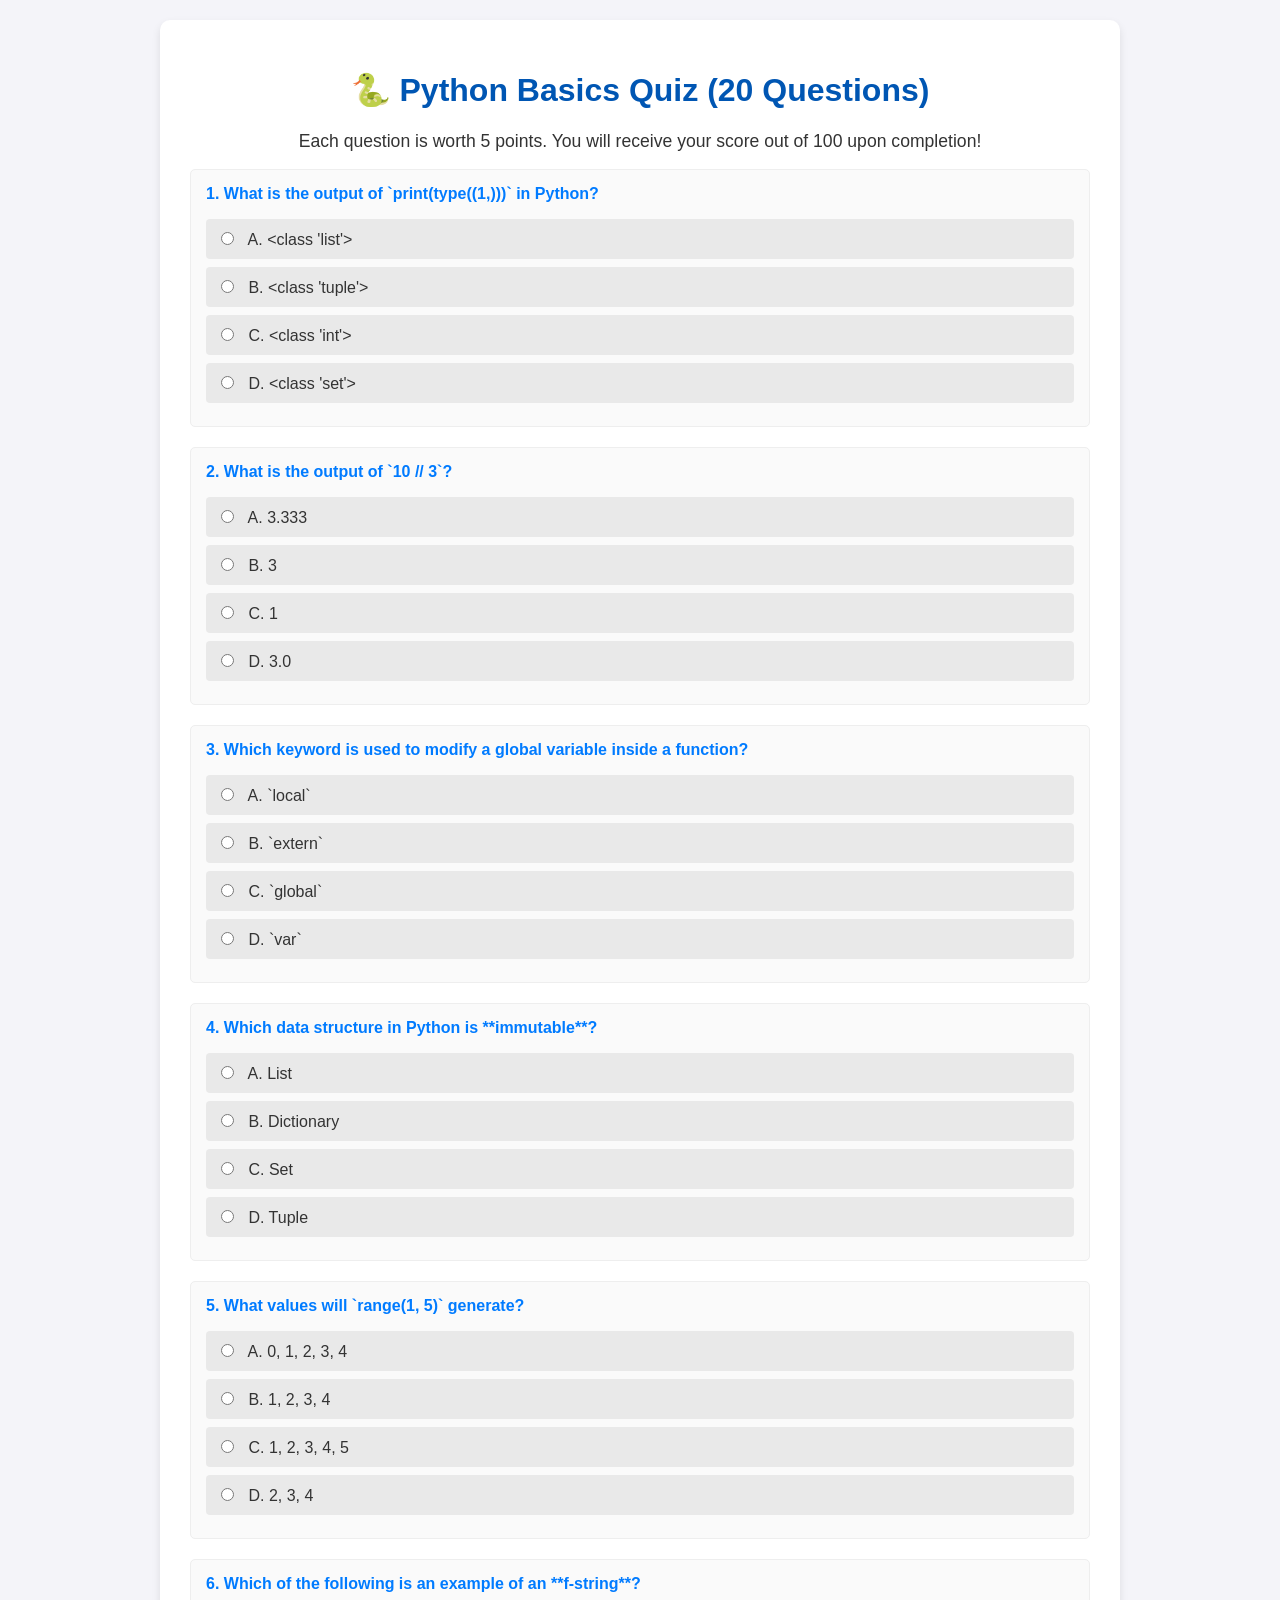
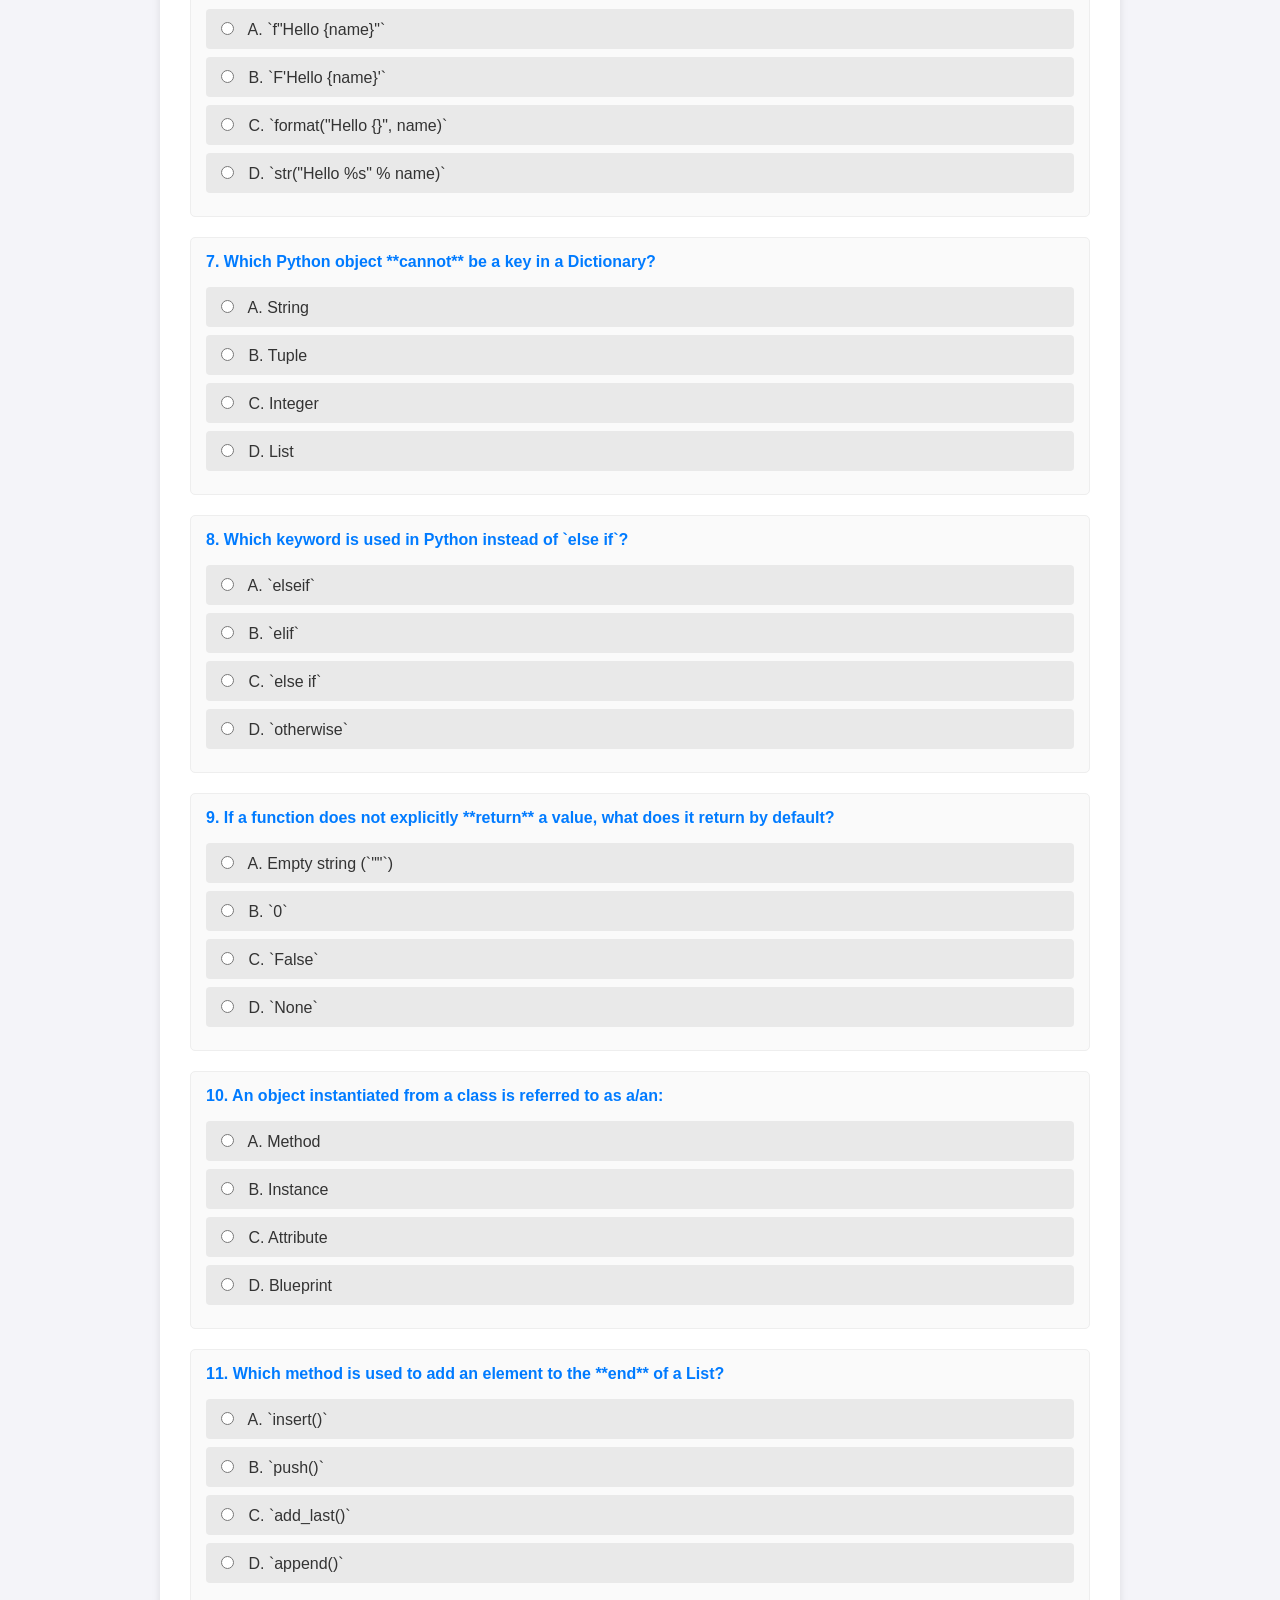
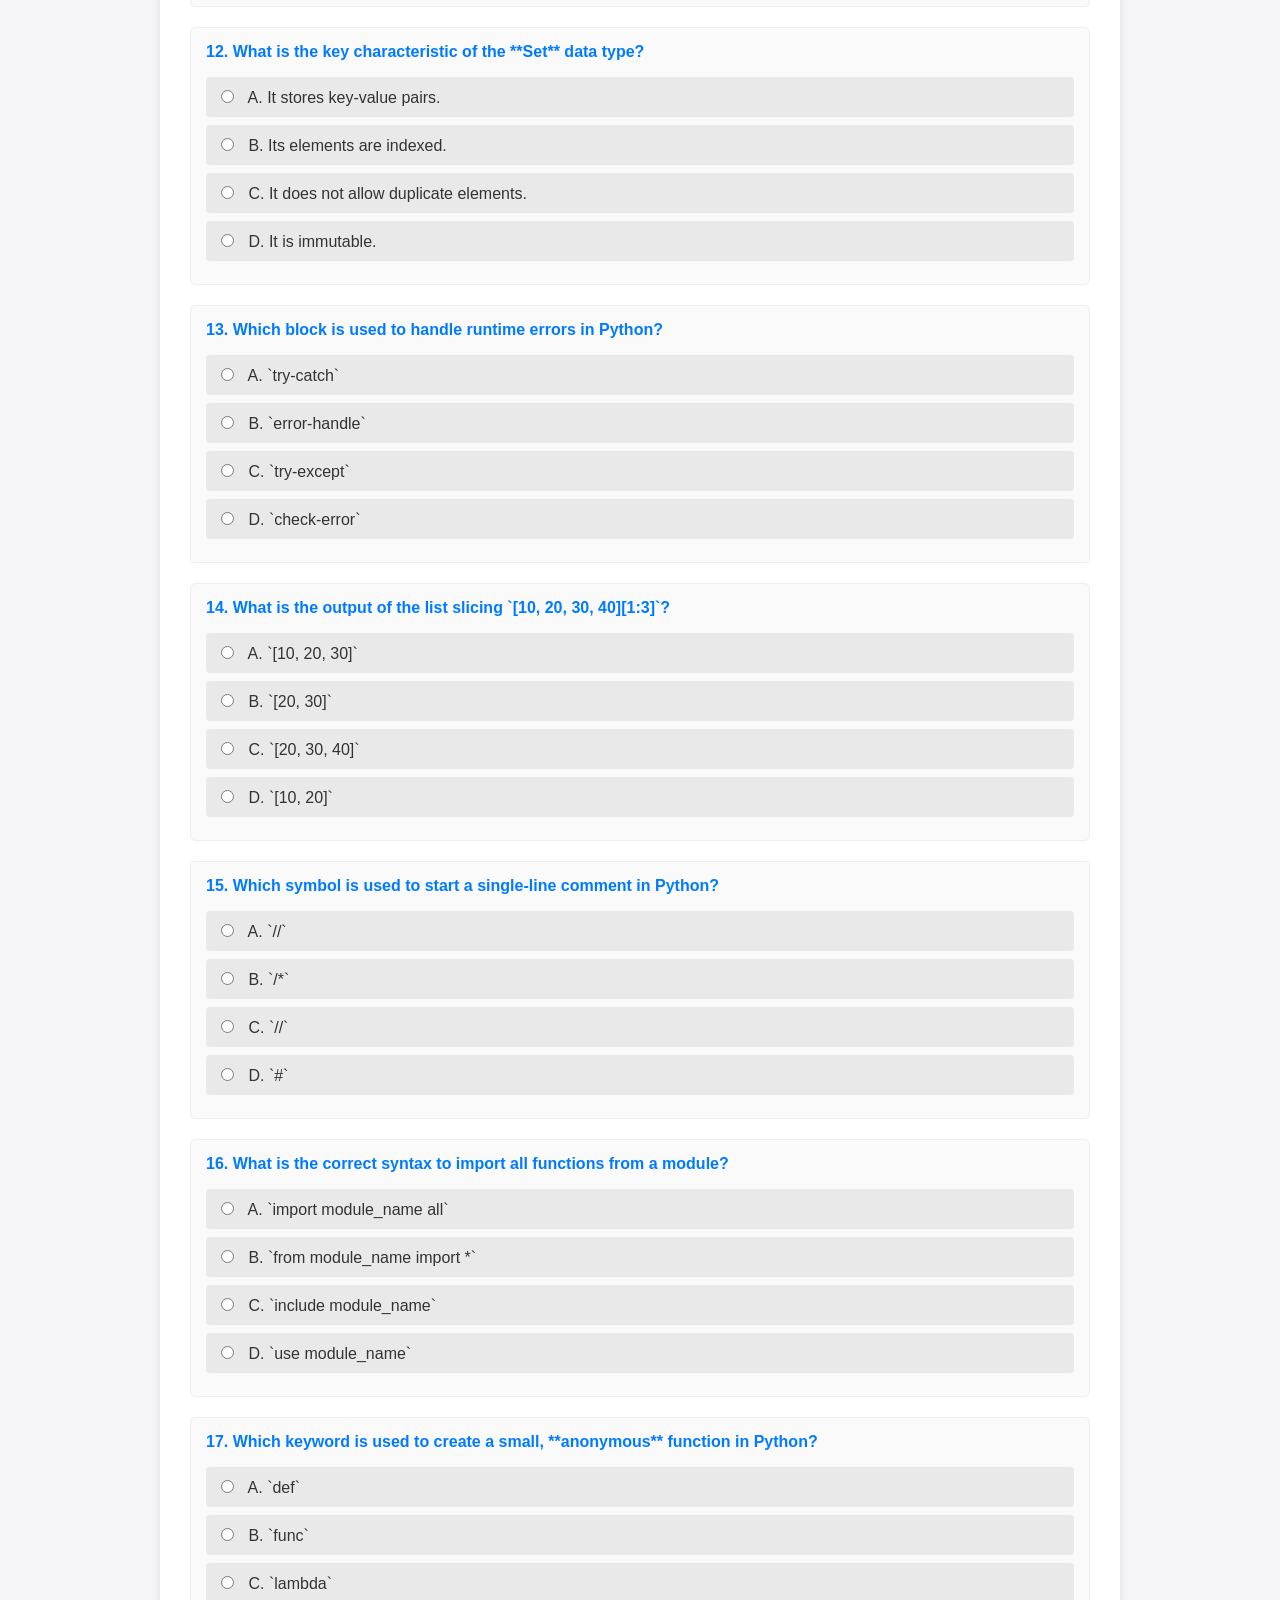
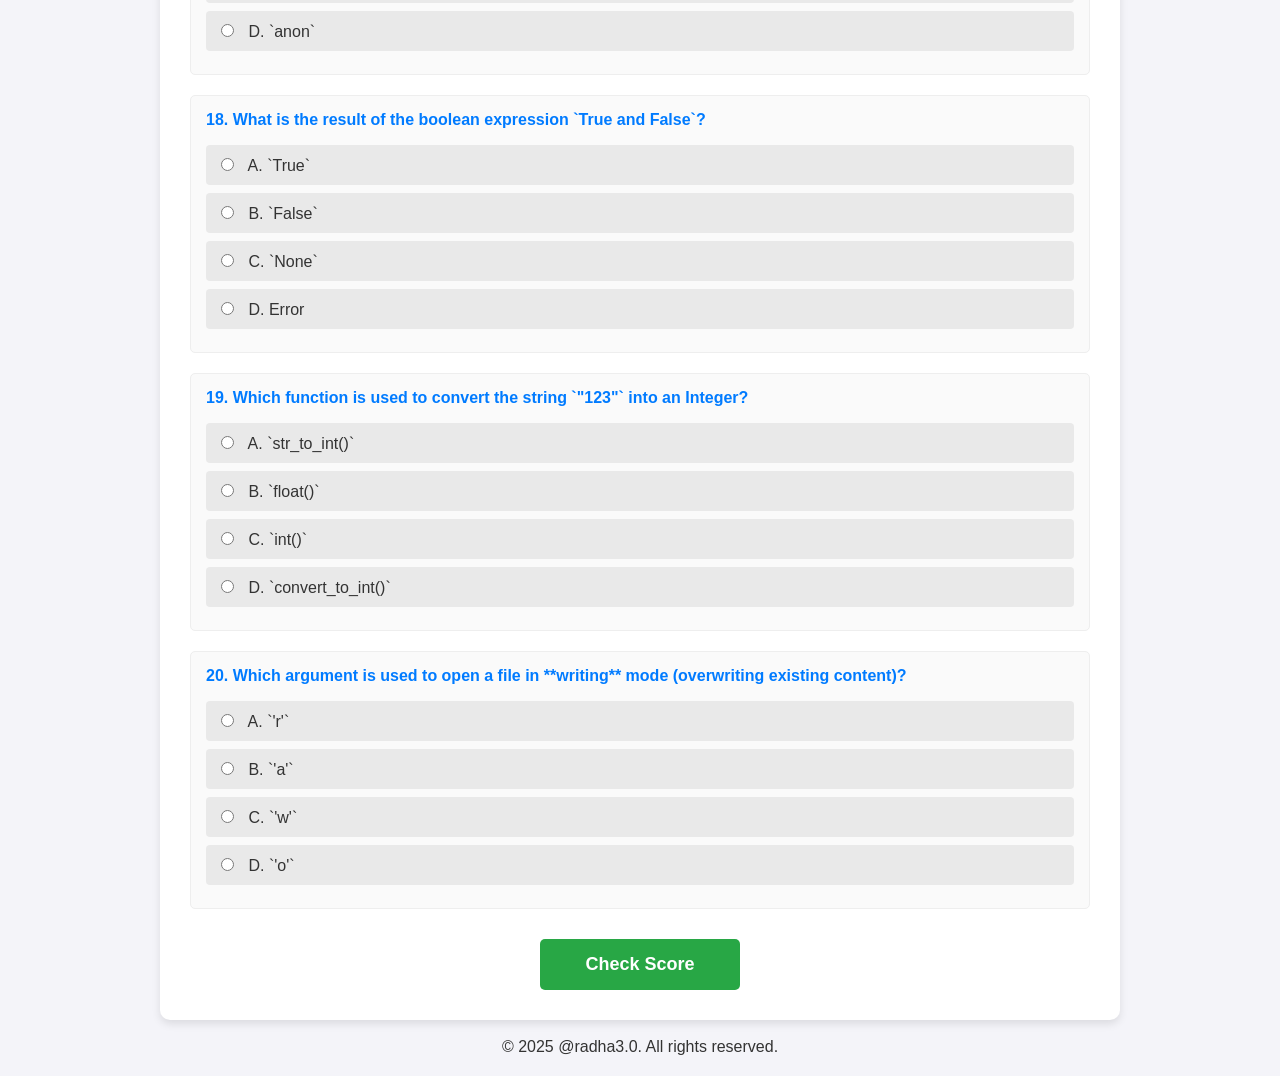
<file: html/pyquiz.html>
<!DOCTYPE html>
<html lang="en">
<head>
    <meta charset="UTF-8">
    <meta name="viewport" content="width=device-width, initial-scale=1.0">
    <title>Python Basics Quiz</title>
    <style>
        body {
            font-family: Arial, sans-serif;
            background-color: #f4f4f9;
            color: #333;
            margin: 0;
            padding: 20px;
        }
        .container {
            max-width: 900px;
            margin: auto;
            background: #fff;
            padding: 30px;
            border-radius: 10px;
            box-shadow: 0 4px 8px rgba(0, 0, 0, 0.1);
        }
        h1 {
            color: #0056b3;
            text-align: center;
        }
        h2 {
            color: #333;
            border-bottom: 1px solid #eee;
            padding-bottom: 10px;
            margin-top: 30px;
        }
        .question {
            margin-bottom: 20px;
            padding: 15px;
            border: 1px solid #eee;
            border-radius: 5px;
            background-color: #fafafa;
        }
        .question p {
            font-weight: bold;
            margin-top: 0;
            color: #007bff;
        }
        .options label {
            display: block;
            margin-bottom: 8px;
            padding: 10px;
            background-color: #e9e9e9;
            border-radius: 4px;
            cursor: pointer;
            transition: background-color 0.2s ease;
        }
        .options label:hover {
            background-color: #dcdcdc;
        }
        .options input[type="radio"] {
            margin-right: 10px;
        }
        .submit-btn {
            display: block;
            width: 200px;
            margin: 30px auto 0;
            padding: 15px;
            background-color: #28a745;
            color: #fff;
            border: none;
            border-radius: 5px;
            font-size: 18px;
            font-weight: bold;
            cursor: pointer;
            transition: background-color 0.3s ease;
        }
        .submit-btn:hover {
            background-color: #218838;
        }
    </style>
</head>
<body>

    <div class="container">
        <h1>🐍 Python Basics Quiz (20 Questions)</h1>
        <p style="text-align: center; font-size: 1.1em;">Each question is worth 5 points. You will receive your score out of 100 upon completion!</p>

        <form id="quiz-form">
            <div class="language-section">

                <div class="question">
                    <p>1. What is the output of `print(type((1,)))` in Python?</p>
                    <div class="options">
                        <label><input type="radio" name="python1" value="a"> A. &lt;class 'list'&gt;</label>
                        <label><input type="radio" name="python1" value="b"> B. &lt;class 'tuple'&gt;</label>
                        <label><input type="radio" name="python1" value="c"> C. &lt;class 'int'&gt;</label>
                        <label><input type="radio" name="python1" value="d"> D. &lt;class 'set'&gt;</label>
                    </div>
                </div>

                <div class="question">
                    <p>2. What is the output of `10 // 3`?</p>
                    <div class="options">
                        <label><input type="radio" name="python2" value="a"> A. 3.333</label>
                        <label><input type="radio" name="python2" value="b"> B. 3</label>
                        <label><input type="radio" name="python2" value="c"> C. 1</label>
                        <label><input type="radio" name="python2" value="d"> D. 3.0</label>
                    </div>
                </div>

                <div class="question">
                    <p>3. Which keyword is used to modify a global variable inside a function?</p>
                    <div class="options">
                        <label><input type="radio" name="python3" value="a"> A. `local`</label>
                        <label><input type="radio" name="python3" value="b"> B. `extern`</label>
                        <label><input type="radio" name="python3" value="c"> C. `global`</label>
                        <label><input type="radio" name="python3" value="d"> D. `var`</label>
                    </div>
                </div>

                <div class="question">
                    <p>4. Which data structure in Python is **immutable**?</p>
                    <div class="options">
                        <label><input type="radio" name="python4" value="a"> A. List</label>
                        <label><input type="radio" name="python4" value="b"> B. Dictionary</label>
                        <label><input type="radio" name="python4" value="c"> C. Set</label>
                        <label><input type="radio" name="python4" value="d"> D. Tuple</label>
                    </div>
                </div>

                <div class="question">
                    <p>5. What values will `range(1, 5)` generate?</p>
                    <div class="options">
                        <label><input type="radio" name="python5" value="a"> A. 0, 1, 2, 3, 4</label>
                        <label><input type="radio" name="python5" value="b"> B. 1, 2, 3, 4</label>
                        <label><input type="radio" name="python5" value="c"> C. 1, 2, 3, 4, 5</label>
                        <label><input type="radio" name="python5" value="d"> D. 2, 3, 4</label>
                    </div>
                </div>

                <div class="question">
                    <p>6. Which of the following is an example of an **f-string**?</p>
                    <div class="options">
                        <label><input type="radio" name="python6" value="a"> A. `f"Hello {name}"`</label>
                        <label><input type="radio" name="python6" value="b"> B. `F'Hello {name}'`</label>
                        <label><input type="radio" name="python6" value="c"> C. `format("Hello {}", name)`</label>
                        <label><input type="radio" name="python6" value="d"> D. `str("Hello %s" % name)`</label>
                    </div>
                </div>
                
                <div class="question">
                    <p>7. Which Python object **cannot** be a key in a Dictionary?</p>
                    <div class="options">
                        <label><input type="radio" name="python7" value="a"> A. String</label>
                        <label><input type="radio" name="python7" value="b"> B. Tuple</label>
                        <label><input type="radio" name="python7" value="c"> C. Integer</label>
                        <label><input type="radio" name="python7" value="d"> D. List</label>
                    </div>
                </div>

                <div class="question">
                    <p>8. Which keyword is used in Python instead of `else if`?</p>
                    <div class="options">
                        <label><input type="radio" name="python8" value="a"> A. `elseif`</label>
                        <label><input type="radio" name="python8" value="b"> B. `elif`</label>
                        <label><input type="radio" name="python8" value="c"> C. `else if`</label>
                        <label><input type="radio" name="python8" value="d"> D. `otherwise`</label>
                    </div>
                </div>

                <div class="question">
                    <p>9. If a function does not explicitly **return** a value, what does it return by default?</p>
                    <div class="options">
                        <label><input type="radio" name="python9" value="a"> A. Empty string (`""`)</label>
                        <label><input type="radio" name="python9" value="b"> B. `0`</label>
                        <label><input type="radio" name="python9" value="c"> C. `False`</label>
                        <label><input type="radio" name="python9" value="d"> D. `None`</label>
                    </div>
                </div>

                <div class="question">
                    <p>10. An object instantiated from a class is referred to as a/an:</p>
                    <div class="options">
                        <label><input type="radio" name="python10" value="a"> A. Method</label>
                        <label><input type="radio" name="python10" value="b"> B. Instance</label>
                        <label><input type="radio" name="python10" value="c"> C. Attribute</label>
                        <label><input type="radio" name="python10" value="d"> D. Blueprint</label>
                    </div>
                </div>

                <div class="question">
                    <p>11. Which method is used to add an element to the **end** of a List?</p>
                    <div class="options">
                        <label><input type="radio" name="python11" value="a"> A. `insert()`</label>
                        <label><input type="radio" name="python11" value="b"> B. `push()`</label>
                        <label><input type="radio" name="python11" value="c"> C. `add_last()`</label>
                        <label><input type="radio" name="python11" value="d"> D. `append()`</label>
                    </div>
                </div>

                <div class="question">
                    <p>12. What is the key characteristic of the **Set** data type?</p>
                    <div class="options">
                        <label><input type="radio" name="python12" value="a"> A. It stores key-value pairs.</label>
                        <label><input type="radio" name="python12" value="b"> B. Its elements are indexed.</label>
                        <label><input type="radio" name="python12" value="c"> C. It does not allow duplicate elements.</label>
                        <label><input type="radio" name="python12" value="d"> D. It is immutable.</label>
                    </div>
                </div>

                <div class="question">
                    <p>13. Which block is used to handle runtime errors in Python?</p>
                    <div class="options">
                        <label><input type="radio" name="python13" value="a"> A. `try-catch`</label>
                        <label><input type="radio" name="python13" value="b"> B. `error-handle`</label>
                        <label><input type="radio" name="python13" value="c"> C. `try-except`</label>
                        <label><input type="radio" name="python13" value="d"> D. `check-error`</label>
                    </div>
                </div>

                <div class="question">
                    <p>14. What is the output of the list slicing `[10, 20, 30, 40][1:3]`?</p>
                    <div class="options">
                        <label><input type="radio" name="python14" value="a"> A. `[10, 20, 30]`</label>
                        <label><input type="radio" name="python14" value="b"> B. `[20, 30]`</label>
                        <label><input type="radio" name="python14" value="c"> C. `[20, 30, 40]`</label>
                        <label><input type="radio" name="python14" value="d"> D. `[10, 20]`</label>
                    </div>
                </div>

                <div class="question">
                    <p>15. Which symbol is used to start a single-line comment in Python?</p>
                    <div class="options">
                        <label><input type="radio" name="python15" value="a"> A. `//`</label>
                        <label><input type="radio" name="python15" value="b"> B. `/*`</label>
                        <label><input type="radio" name="python15" value="c"> C. `//`</label>
                        <label><input type="radio" name="python15" value="d"> D. `#`</label>
                    </div>
                </div>

                <div class="question">
                    <p>16. What is the correct syntax to import all functions from a module?</p>
                    <div class="options">
                        <label><input type="radio" name="python16" value="a"> A. `import module_name all`</label>
                        <label><input type="radio" name="python16" value="b"> B. `from module_name import *`</label>
                        <label><input type="radio" name="python16" value="c"> C. `include module_name`</label>
                        <label><input type="radio" name="python16" value="d"> D. `use module_name`</label>
                    </div>
                </div>

                <div class="question">
                    <p>17. Which keyword is used to create a small, **anonymous** function in Python?</p>
                    <div class="options">
                        <label><input type="radio" name="python17" value="a"> A. `def`</label>
                        <label><input type="radio" name="python17" value="b"> B. `func`</label>
                        <label><input type="radio" name="python17" value="c"> C. `lambda`</label>
                        <label><input type="radio" name="python17" value="d"> D. `anon`</label>
                    </div>
                </div>

                <div class="question">
                    <p>18. What is the result of the boolean expression `True and False`?</p>
                    <div class="options">
                        <label><input type="radio" name="python18" value="a"> A. `True`</label>
                        <label><input type="radio" name="python18" value="b"> B. `False`</label>
                        <label><input type="radio" name="python18" value="c"> C. `None`</label>
                        <label><input type="radio" name="python18" value="d"> D. Error</label>
                    </div>
                </div>

                <div class="question">
                    <p>19. Which function is used to convert the string `"123"` into an Integer?</p>
                    <div class="options">
                        <label><input type="radio" name="python19" value="a"> A. `str_to_int()`</label>
                        <label><input type="radio" name="python19" value="b"> B. `float()`</label>
                        <label><input type="radio" name="python19" value="c"> C. `int()`</label>
                        <label><input type="radio" name="python19" value="d"> D. `convert_to_int()`</label>
                    </div>
                </div>

                <div class="question">
                    <p>20. Which argument is used to open a file in **writing** mode (overwriting existing content)?</p>
                    <div class="options">
                        <label><input type="radio" name="python20" value="a"> A. `'r'`</label>
                        <label><input type="radio" name="python20" value="b"> B. `'a'`</label>
                        <label><input type="radio" name="python20" value="c"> C. `'w'`</label>
                        <label><input type="radio" name="python20" value="d"> D. `'o'`</label>
                    </div>
                </div>
            </div>
            
            <button type="submit" class="submit-btn">Check Score</button>
        </form>

    </div>

    <script>
        const correctAnswers = {
            'python1': 'b', 'python2': 'b', 'python3': 'c', 'python4': 'd', 'python5': 'b',
            'python6': 'a', 'python7': 'd', 'python8': 'b', 'python9': 'd', 'python10': 'b',
            'python11': 'd', 'python12': 'c', 'python13': 'c', 'python14': 'b', 'python15': 'd',
            'python16': 'b', 'python17': 'c', 'python18': 'b', 'python19': 'c', 'python20': 'c'
        };

        const form = document.getElementById('quiz-form');
        const totalQuestions = 20;
        const pointsPerQuestion = 100 / totalQuestions; 

        form.addEventListener('submit', function(event) {
            event.preventDefault();

            let score = 0;
            let attemptedQuestions = 0;

            for (const [questionName, correctAnswer] of Object.entries(correctAnswers)) {
                const selectedOption = document.querySelector(`input[name="${questionName}"]:checked`);
                
                if (selectedOption) {
                    attemptedQuestions++;
                    if (selectedOption.value === correctAnswer) {
                        score += pointsPerQuestion;
                    }
                }
            }

            alert(`Quiz Complete!\n\nYour Score: ${score} out of 100.`);
        });
    </script>

    <br>
    <footer style="text-align: center;"> © 2025 @radha3.0. All rights reserved. </footer>

</body>
</html>
</file>
<file: css/styles.css>
/* Glowing animation for logo icons */
@keyframes neon-glow {
    0% {
        filter: drop-shadow(0 0 4px #00bcd4) 
                drop-shadow(0 0 8px #ff4ecb);
    }
    50% {
        filter: drop-shadow(0 0 12px #00bcd4) 
                drop-shadow(0 0 20px #ff4ecb);
    }
    100% {
        filter: drop-shadow(0 0 4px #00bcd4) 
                drop-shadow(0 0 8px #ff4ecb);
    }
}

/* Apply to navbar logo SVG */
.navbar-logo svg {
    animation: neon-glow 2s infinite alternate;
    transition: transform 0.3s ease;
}

/* Little bounce/scale on hover */
.navbar-logo:hover svg {
    transform: scale(1.1);
}

:root {
    --bg-primary: #0a0a0c;
    --bg-secondary: #141418;
    --text-color: #e0e0e0;
    --accent-color: #00bcd4;
    --border-color: #2c2c30;
    --editor-bg: #1e1e24;
    --subtle-text: #a0a0a0;
    --shadow-color: rgba(0, 0, 0, 0.4);
    --console-color: #76ff03; 
}

.hero-section h1 {
    display: flex;
    justify-content: center;
    align-items: center;
    margin: 0;
}

#H {
    font-size: 50px; /* Keeping the size of the animated text large */
    font-family: poppins, sans-serif;
    color: #2d66d7; 
    white-space: nowrap;
    overflow: hidden;
    
    /* Initially set to 0 width */
    width: 0; 
    
    display: inline-block; 
    
    /* Animation: 
       1. Change 'steps(10)' to 'linear' for smooth transition
    */
    animation: 
        typing 4s linear forwards; 
}

@keyframes typing {
    from { width: 0 }
    to { width: 26ch }
}

@keyframes blink {
    from, to { border-right: 1px solid #2d66d7; }
    50% { border-right: none; }
}

@keyframes typing {
  from { width: 0 }
  to { width: 26ch }
}

@keyframes blink {
  50% { border-color: transparent }
}


.light-mode {
    --bg-primary: #f8f8f8;
    --bg-secondary: #ffffff;
    --text-color: #1a1a1a;
    --accent-color: #2196f3; 
    --border-color: #e0e0e0;
    --editor-bg: #ffffff;
    --subtle-text: #666;
    --shadow-color: rgba(0, 0, 0, 0.1);
    --console-color: #008000;
}

* {
    margin: 0;
    padding: 0;
    box-sizing: border-box;
    font-family: 'Inter', sans-serif;
}

body {
    background-color: var(--bg-primary);
    color: var(--text-color);
    transition: background-color 0.4s ease-in-out, color 0.4s ease-in-out;
    line-height: 1.6;
    min-height: 100vh;
}

a {
    color: var(--accent-color);
    text-decoration: none;
    transition: color 0.3s;
}

.btn-primary, .btn-secondary, .nav-button, .plus-button, .quiz-button {
    position: relative;
    overflow: hidden;
    padding: 10px 20px;
    border: none;
    border-radius: 8px;
    cursor: pointer;
    font-weight: 600;
    letter-spacing: 0.5px;
    transition: background-color 0.3s, transform 0.15s, box-shadow 0.3s;
    box-shadow: 0 4px 6px var(--shadow-color);
}

.btn-primary {
    background-color: var(--accent-color);
    color: white;
}

.btn-secondary, .nav-button, .quiz-button {
    background-color: var(--bg-secondary);
    color: var(--text-color);
    border: 1px solid var(--border-color);
}

.btn-primary:hover {
    background-color: #008c9e;
    transform: translateY(-2px);
    box-shadow: 0 6px 12px var(--shadow-color);
}
.light-mode .btn-primary:hover {
    background-color: #1976d2;
}

.btn-secondary:hover, .nav-button:hover, .quiz-button:hover {
    background-color: #24242a;
    transform: translateY(-2px);
    box-shadow: 0 6px 12px var(--shadow-color);
}
.light-mode .btn-secondary:hover, .light-mode .nav-button:hover, .light-mode .quiz-button:hover {
     background-color: #f0f0f0;
}

.btn-primary::after, .btn-secondary::after, .nav-button::after, .plus-button::after, .quiz-button::after {
    content: '';
    position: absolute;
    top: 0;
    left: -150%;
    width: 50%;
    height: 100%;
    background: rgba(255, 255, 255, 0.3);
    transform: skewX(-20deg);
    transition: none;
    z-index: 10;
}

.btn-primary:hover::after, .btn-secondary:hover::after, .nav-button:hover::after, .plus-button:hover::after, .quiz-button:hover::after {
    left: 150%;
    transition: all 0.6s cubic-bezier(0.25, 0.46, 0.45, 0.94); 
}

.navbar {
    display: flex;
    justify-content: space-between;
    align-items: center;
    padding: 12px 30px;
    background-color: var(--bg-secondary);
    border-bottom: 1px solid var(--border-color);
    position: fixed;
    top: 0;
    left: 0;
    width: 100%;
    z-index: 1000;
    
    /* shadow */
    box-shadow: 0 4px 15px rgba(0, 0, 0, 0.15);

    /* animation */
    animation: slideDown 0.6s ease forwards;
}

/* logo thoda glow kare */
.navbar-logo {
    display: flex;
    align-items: center;
    gap: 10px;
    font-size: 1.6rem;
    font-weight: 700;
    color: var(--accent-color);
    transition: text-shadow 0.3s ease, transform 0.3s ease;
}

/* text ke liye shadow */
.navbar-logo:hover {
    text-shadow: 0 0 10px var(--accent-color);
    transform: scale(1.05);
}

/* icon ke liye shadow */
.navbar-logo i,
.navbar-logo svg,
.navbar-logo img {
    filter: drop-shadow(0 0 8px blue);
    transition: filter 0.3s ease, transform 0.3s ease;
}

.navbar-logo i:hover,
.navbar-logo svg:hover,
.navbar-logo img:hover {
    filter: drop-shadow(0 0 12px var(--accent-color));
    transform: scale(1.1);
}


#hydra-logo {
    width: 30px;
    height: 30px;
    vertical-align: middle;
}
#hydra-logo .hydra-shield-fill { fill: #0d0d0f; transition: fill 0.3s ease; }
#hydra-logo .hydra-circuit-line { fill: #2c2c30; transition: fill 0.3s ease; }
#hydra-logo .hydra-accent-glow { fill: url(#hydra-linear-gradient); transition: fill 0.3s ease; }
#hydra-logo .hydra-text { font-family: 'Inter', sans-serif; font-weight: 700; font-size: 20px; fill: #00bcd4; }


.light-mode #hydra-logo .hydra-shield-fill { fill: var(--bg-secondary); }
.light-mode #hydra-logo .hydra-circuit-line { fill: var(--border-color); }
.light-mode #hydra-logo .hydra-accent-glow, .light-mode #hydra-logo .hydra-text { fill: var(--accent-color); }

.logo-text {
    color: var(--accent-color);
    font-size: 1.6rem;
    font-weight: 700;
}

.navbar-links {
    display: flex;
    gap: 10px;
}

.plus-button {
    margin-left: 20px;
    font-size: 1.2rem;
    padding: 8px 15px;
    border-radius: 50%;
    font-weight: 700;
    line-height: 1;
}

.toggle-switch {
    width: 40px;
    height: 20px;
    background-color: var(--border-color);
    border-radius: 10px;
    position: relative;
    cursor: pointer;
    margin-left: 20px;
}
.toggle-switch input {
    opacity: 0;
    width: 0;
    height: 0;
}
.slider {
    position: absolute;
    cursor: pointer;
    top: 0;
    left: 0;
    right: 0;
    bottom: 0;
    background-color: #ccc;
    transition: 0.4s;
    border-radius: 10px;
}
.slider:before {
    position: absolute;
    content: "";
    height: 16px;
    width: 16px;
    left: 2px;
    bottom: 2px;
    background-color: white;
    transition: 0.4s;
    border-radius: 50%;
}
input:checked + .slider {
    background-color: var(--accent-color);
}
input:checked + .slider:before {
    transform: translateX(20px);
}

.screen {
    padding-top: 60px;
    min-height: 100vh;
    display: none;
    animation: fadeIn 0.5s ease-out;
}

@keyframes fadeIn {
    from { opacity: 0; }
    to { opacity: 1; }
}

#home-screen {
    display: flex;
    flex-direction: column;
    justify-content: center;
    align-items: center;
    text-align: center;
    background: 
        radial-gradient(circle at 10% 20%, var(--border-color) 0.5px, transparent 0.5px) 0 0 / 20px 20px,
        radial-gradient(circle at 90% 80%, var(--border-color) 0.5px, transparent 0.5px) 10px 10px / 20px 20px,
        var(--bg-primary);
    background-size: 30px 30px;
}

.hero-section {
    padding: 80px 20px;
    max-width: 800px;
}

.hero-section h1 {
    font-size: 3.5rem;
    margin-bottom: 25px;
    line-height: 1.2;
}

.hero-section p {
    font-size: 1.1rem;
    margin-bottom: 40px;
    color: var(--subtle-text);
}


/* Website Generator Area */
/* ye hai generater area ka style */
.generator-area {
    margin: 50px auto;            
    width: 100%;
    max-width: 650px;             
    padding: 30px;
    background-color: var(--bg-secondary);
    border-radius: 12px;
    border: 1px solid var(--border-color);
    box-shadow: 0 8px 25px var(--shadow-color);
    text-align: center;           /* centers text inside */
}



.generator-header {
    font-weight: 600;
    margin-bottom: 15px;
    color: var(--text-color);
}

.generator-area textarea {
    width: 100%;
    min-height: 120px;
    padding: 15px;
    background-color: var(--editor-bg);
    border: 1px solid var(--border-color);
    color: var(--text-color);
    border-radius: 8px;
    resize: vertical;
    font-size: 1.1rem;
    margin-bottom: 15px;
    outline: none;
}
.generator-area textarea:focus {
    border-color: var(--accent-color);
}

.generator-output {
    margin-top: 20px;
    padding: 20px;
    border: 2px dashed var(--accent-color);
    background-color: #0e0e11; 
    border-radius: 8px;
    text-align: left;
    overflow: auto;
    max-height: 300px;
    font-size: 0.9rem;
    line-height: 1.4;
    white-space: pre-wrap;
    font-family: monospace;
    color: var(--console-color);
    display: none;
}

#editor-screen {
    display: grid;
    grid-template-columns: 280px 1fr 300px;
    gap: 8px;
    padding: 65px 8px 8px 8px;
    height: 100vh;
    background-color: var(--bg-primary);
}

.editor-sidebar {
    background-color: var(--bg-secondary);
    border-radius: 8px;
    padding: 15px;
    overflow-y: auto;
    box-shadow: 0 2px 10px var(--shadow-color);
}

.editor-main {
    background-color: var(--editor-bg);
    border-radius: 8px;
    overflow: hidden;
    border: 1px solid var(--border-color);
}

.editor-main textarea {
    width: 100%;
    height: 100%;
    padding: 20px;
    background-color: transparent;
    border: none;
    color: var(--text-color);
    font-family: monospace;
    font-size: 0.95rem;
    resize: none;
    outline: none;
    line-height: 1.5;
}

.editor-output {
    background-color: #0e0e11;
    border-radius: 8px;
    padding: 15px;
    border: 1px solid var(--border-color);
}

.editor-sidebar h3, .editor-output h3 {
    font-size: 1.3rem;
    padding-bottom: 5px;
    border-bottom: 2px solid var(--accent-color);
    margin-bottom: 15px;
}

.editor-sidebar p {
    padding: 8px 0;
    cursor: pointer;
    transition: color 0.2s;
    color: var(--subtle-text);
}
.editor-sidebar p.file-active {
    color: var(--accent-color);
    font-weight: 600;
}

.console-text {
    color: var(--console-color);
    white-space: pre-wrap;
    font-family: monospace;
    font-size: 0.9rem;
}

#lessons-screen {
    padding: 90px 30px;
    display: flex;
    flex-direction: column;
    align-items: center;
}

#lessons-screen h2 {
    font-size: 2.8rem;
    margin-bottom: 50px;
}

.language-grid {
    display: grid;
    grid-template-columns: repeat(auto-fit, minmax(320px, 1fr));
    gap: 30px;
    width: 100%;
    max-width: 1300px;
}

.language-card {
    background-color: var(--bg-secondary);
    padding: 25px;
    border-radius: 12px;
    border-left: 5px solid var(--accent-color);
    box-shadow: 0 4px 10px var(--shadow-color);
    transition: transform 0.3s, box-shadow 0.3s;
}

.language-card:hover {
    transform: translateY(-5px);
    box-shadow: 0 10px 20px var(--shadow-color);
}

.language-card h3 {
    font-size: 1.8rem;
    color: var(--accent-color);
    margin-bottom: 15px;
}

.lesson-item {
    padding: 10px 0;
    border-top: 1px solid var(--border-color);
    margin-top: 10px;
}

.quiz-section {
    margin-top: 25px;
    text-align: center;
}

.channel-link-container {
    text-align: center;
    margin-bottom: 15px;
    padding: 8px;
    border: 1px dashed var(--border-color);
    background-color: #1a1a1a;
    border-radius: 6px;
}
.light-mode .channel-link-container {
    background-color: #f5f5f5;
}

:root {
    --bg-primary: #0a0a0c;
    --bg-secondary: #141418;
    --text-color: #e0e0e0;
    --accent-color: #00bcd4; 
    --accent-darker: #008c9e;
    --gradient-start: #00bcd4; 
    --gradient-end: #5d5cff; 
    --border-color: #2c2c30;
    --editor-bg: #1e1e24;
    --subtle-text: #a0a0a0;
    --shadow-color: rgba(0, 0, 0, 0.4);
    --console-color: #76ff03; 
}

.light-mode {
    --bg-primary: #f8f8f8;
    --bg-secondary: #ffffff;
    --text-color: #1a1a1a;
    --accent-color: #2196f3; 
    --accent-darker: #1976d2;
    --gradient-start: #2196f3; 
    --gradient-end: #007bff; 
    --border-color: #e0e0e0;
    --editor-bg: #ffffff;
    --subtle-text: #666;
    --shadow-color: rgba(0, 0, 0, 0.1);
    --console-color: #008000;
}


* {
    margin: 0;
    padding: 0;
    box-sizing: border-box;
    font-family: 'Inter', sans-serif;
}





.navbar {
    
    display: flex;
    justify-content: space-between;
    align-items: center;
    padding: 12px 30px;
    background-color: var(--bg-secondary);
    border-bottom: 1px solid var(--border-color);
    position: fixed;
    top: 0;
    left: 0;
    width: 100%;
    z-index: 1000;
    box-shadow: 0 2px 10px var(--shadow-color);
}

.navbar-logo {
    display: flex;
    align-items: center;
    gap: 10px;
    font-size: 1.6rem;
    font-weight: 700;
}


#hydra-logo {
    width: 30px;
    height: 30px;
    vertical-align: middle;
}

#hydra-logo .hydra-shield-fill { fill: #0d0d0f; transition: fill 0.3s ease; }
#hydra-logo .hydra-circuit-line { fill: #2c2c30; transition: fill 0.3s ease; }
#hydra-logo .hydra-accent-glow { fill: url(#hydra-linear-gradient); transition: fill 0.3s ease; }
#hydra-logo .hydra-text { font-family: 'Inter', sans-serif; font-weight: 700; font-size: 20px; fill: #00bcd4; }


.light-mode #hydra-logo .hydra-shield-fill { fill: var(--bg-secondary); }
.light-mode #hydra-logo .hydra-circuit-line { fill: var(--border-color); }
.light-mode #hydra-logo .hydra-accent-glow, .light-mode #hydra-logo .hydra-text { fill: var(--accent-color); }


.logo-text {
    font-size: 1.6rem;
    font-weight: 700;
    
    
    background: linear-gradient(90deg, var(--gradient-start) 0%, var(--gradient-end) 100%);
    -webkit-background-clip: text; 
    -webkit-text-fill-color: transparent; 
    background-clip: text;
    color: var(--gradient-start); 
}

/* ===== RESPONSIVE DESIGN ===== */

/* Mobile Menu Button */
.mobile-menu-btn {
    display: none;
    flex-direction: column;
    justify-content: space-between;
    width: 30px;
    height: 21px;
    background: transparent;
    border: none;
    cursor: pointer;
    padding: 0;
}

.mobile-menu-btn span {
    display: block;
    height: 3px;
    width: 100%;
    background-color: var(--text-color);
    border-radius: 3px;
    transition: all 0.3s ease;
}

.mobile-menu-btn.active span:nth-child(1) {
    transform: translateY(9px) rotate(45deg);
}

.mobile-menu-btn.active span:nth-child(2) {
    opacity: 0;
}

.mobile-menu-btn.active span:nth-child(3) {
    transform: translateY(-9px) rotate(-45deg);
}

/* Mobile Menu */
.mobile-nav {
    display: none;
    position: absolute;
    top: 100%;
    left: 0;
    width: 100%;
    background: var(--bg-secondary);
    border-top: 1px solid var(--border-color);
    box-shadow: 0 4px 15px var(--shadow-color);
    padding: 20px;
    flex-direction: column;
    gap: 15px;
}

.mobile-nav.active {
    display: flex;
}

/* Tablet (768px - 1024px) */
@media (max-width: 1024px) {
    .navbar {
        padding: 10px 20px;
    }
    
    .navbar-links {
        gap: 8px;
    }
    
    .nav-button {
        padding: 8px 16px;
        font-size: 0.9rem;
    }
    
    .hero-section h1 {
        font-size: 2.8rem;
    }
    
    #editor-screen {
        grid-template-columns: 250px 1fr 250px;
        gap: 10px;
    }
    
    .language-grid {
        grid-template-columns: repeat(2, 1fr);
        gap: 20px;
    }
}

/* Small Tablet (768px and below) */
@media (max-width: 768px) {
    .navbar-links {
        display: none;
    }
    
    .mobile-menu-btn {
        display: flex;
    }
    
    .navbar {
        padding: 8px 15px;
    }
    
    .navbar-logo {
        font-size: 1.3rem;
    }
    
    .logo-text {
        font-size: 1.3rem;
    }
    
    #hydra-logo {
        width: 25px;
        height: 25px;
    }
    
    /* Home Screen */
    .hero-section {
        padding: 60px 15px;
    }
    
    .hero-section h1 {
        font-size: 2.2rem;
    }
    
    .hero-section p {
        font-size: 1rem;
    }
    
    #H {
        font-size: 35px;
    }
    
    .generator-area {
        margin: 30px 15px;
        padding: 20px;
    }
    
    /* Editor Screen */
    #editor-screen {
        grid-template-columns: 1fr;
        grid-template-rows: auto 1fr auto;
        gap: 10px;
        padding: 60px 10px 10px 10px;
        height: auto;
        min-height: 100vh;
    }
    
    .editor-sidebar {
        min-height: 150px;
        max-height: 200px;
    }
    
    .editor-main {
        min-height: 400px;
    }
    
    .editor-main textarea {
        min-height: 350px;
    }
    
    .editor-output {
        min-height: 150px;
    }
    
    /* Lessons Screen */
    #lessons-screen {
        padding: 70px 15px;
    }
    
    #lessons-screen h2 {
        font-size: 2.2rem;
        margin-bottom: 30px;
    }
    
    .language-grid {
        grid-template-columns: 1fr;
        gap: 20px;
    }
    
    .language-card {
        padding: 20px;
    }
    
    .language-card h3 {
        font-size: 1.5rem;
    }
}

/* Mobile (480px and below) */
@media (max-width: 480px) {
    .navbar {
        padding: 6px 10px;
    }
    
    .navbar-logo {
        font-size: 1.1rem;
        gap: 5px;
    }
    
    .logo-text {
        font-size: 1.1rem;
    }
    
    #hydra-logo {
        width: 22px;
        height: 22px;
    }
    
    /* Home Screen */
    .hero-section {
        padding: 40px 10px;
    }
    
    .hero-section h1 {
        font-size: 1.8rem;
        line-height: 1.3;
    }
    
    .hero-section p {
        font-size: 0.9rem;
        margin-bottom: 30px;
    }
    
    #H {
        font-size: 28px;
    }
    
    .generator-area {
        margin: 20px 10px;
        padding: 15px;
    }
    
    .generator-header {
        font-size: 1.1rem;
    }
    
    .generator-area textarea {
        min-height: 100px;
        padding: 12px;
        font-size: 0.9rem;
    }
    
    .generator-output {
        padding: 15px;
        font-size: 0.8rem;
        max-height: 200px;
    }
    
    /* Buttons */
    .btn-primary, .btn-secondary, .nav-button, .plus-button, .quiz-button {
        padding: 8px 16px;
        font-size: 0.9rem;
    }
    
    /* Editor Screen */
    #editor-screen {
        padding: 50px 5px 5px 5px;
    }
    
    .editor-sidebar, .editor-output {
        padding: 12px;
    }
    
    .editor-sidebar h3, .editor-output h3 {
        font-size: 1.1rem;
    }
    
    .editor-main textarea {
        padding: 15px;
        font-size: 0.9rem;
    }
    
    /* Lessons Screen */
    #lessons-screen {
        padding: 60px 10px;
    }
    
    #lessons-screen h2 {
        font-size: 1.8rem;
        margin-bottom: 25px;
    }
    
    .language-card {
        padding: 15px;
    }
    
    .language-card h3 {
        font-size: 1.3rem;
    }
    
    .lesson-item {
        padding: 8px 0;
        font-size: 0.9rem;
    }
}

/* Small Mobile (360px and below) */
@media (max-width: 360px) {
    .navbar-logo {
        font-size: 1rem;
    }
    
    .logo-text {
        font-size: 1rem;
    }
    
    .hero-section h1 {
        font-size: 1.6rem;
    }
    
    #H {
        font-size: 24px;
    }
    
    .generator-area {
        margin: 15px 5px;
        padding: 12px;
    }
    
    .btn-primary, .btn-secondary, .nav-button, .plus-button, .quiz-button {
        padding: 6px 12px;
        font-size: 0.8rem;
    }
    
    #lessons-screen h2 {
        font-size: 1.6rem;
    }
    
    .language-card h3 {
        font-size: 1.2rem;
    }
}

/* Landscape Mobile */
@media (max-height: 500px) and (orientation: landscape) {
    .navbar {
        padding: 5px 15px;
    }
    
    .screen {
        padding-top: 50px;
    }
    
    .hero-section {
        padding: 20px 15px;
    }
    
    .hero-section h1 {
        font-size: 2rem;
        margin-bottom: 15px;
    }
    
    .generator-area {
        margin: 15px auto;
        padding: 15px;
    }
    
    #editor-screen {
        padding-top: 50px;
    }
}

/* Large Desktop (1440px and above) */
@media (min-width: 1440px) {
    .navbar {
        padding: 15px 50px;
    }
    
    .hero-section h1 {
        font-size: 4rem;
    }
    
    #editor-screen {
        grid-template-columns: 300px 1fr 350px;
        gap: 15px;
        padding: 80px 15px 15px 15px;
    }
    
    .language-grid {
        grid-template-columns: repeat(3, 1fr);
        max-width: 1400px;
    }
}

/* Fix for very small screens */
@media (max-width: 320px) {
    .navbar-logo {
        font-size: 0.9rem;
    }
    
    .logo-text {
        font-size: 0.9rem;
    }
    
    .hero-section h1 {
        font-size: 1.4rem;
    }
    
    #H {
        font-size: 22px;
    }
    
    .generator-area textarea {
        font-size: 0.85rem;
    }
}

/* Ensure proper scrolling on mobile */
@media (max-width: 768px) {
    body {
        overflow-x: hidden;
    }
    
    .screen {
        overflow-x: hidden;
    }
}

/* Fix for iOS Safari */
@supports (-webkit-touch-callout: none) {
    @media (max-width: 768px) {
        .editor-main textarea {
            font-size: 16px; /* Prevents zoom on focus */
        }
        
        .generator-area textarea {
            font-size: 16px;
        }
    }
}
</file>
<file: css/ide.css>
* { margin:0; padding:0; box-sizing:border-box; }

body {
  font-family: 'Segoe UI', sans-serif;
  display:flex;
  flex-direction:column;
  height:100vh;
  background: #1b1b2f;
  color: #fff;
}

/* Header */
header {
  display:flex;
  flex-wrap:wrap;
  justify-content:space-between;
  align-items:center;
  background: linear-gradient(90deg, #272629, #000000);
  padding:15px 25px;
  box-shadow: 0 4px 10px rgba(0,0,0,0.3);
  border-bottom-left-radius: 10px;
  border-bottom-right-radius: 10px;
}

header h1 { font-size:1.5rem; }

header .controls button, header .controls select {
  margin-left:10px;
  padding:8px 14px;
  border:none;
  border-radius:6px;
  background:#000000;
  border: 2px solid #fafafa;
  color:white;
  font-weight:bold;
  cursor:pointer;
  transition: all 0.3s ease;
  box-shadow: 0 4px 6px rgba(0,0,0,0.4);
}

header .controls button:hover, header .controls select:hover {
  transform: translateY(-2px);
  box-shadow: 0 6px 10px rgba(0,0,0,0.5);
  background: #1f2fc169;
}

main {
  display:flex;
  flex:1;
  flex-wrap:wrap;
}

/* Editor and Output */
.editor, .output {
  flex:1 1 50%;
  height: calc(100vh - 80px);
  padding:10px;
}

.editor textarea {
  width:100%;
  height:100%;
  background:#111118;
  color:#dcdcdc;
  border-radius:8px;
  border:none;
  padding:20px;
  resize:none;
  font-family: monospace;
  font-size:14px;
  box-shadow: inset 0 0 10px rgba(198, 87, 221, 0.1);
  transition: all 0.3s ease;
}

.editor textarea:focus {
  box-shadow: inset 0 0 15px rgba(93, 160, 227, 0.5);
}

/* Output iframe */
.output iframe {
  width:100%;
  height:100%;
  border-radius:8px;
  border:none;
  background:white;
  box-shadow: 0 4px 15px rgba(0,0,0,0.3);
  transition: all 0.3s ease;
}

/* Responsive */
@media (max-width:768px){
  .editor, .output { flex:1 1 100%; height:50vh; }
}
</file>
